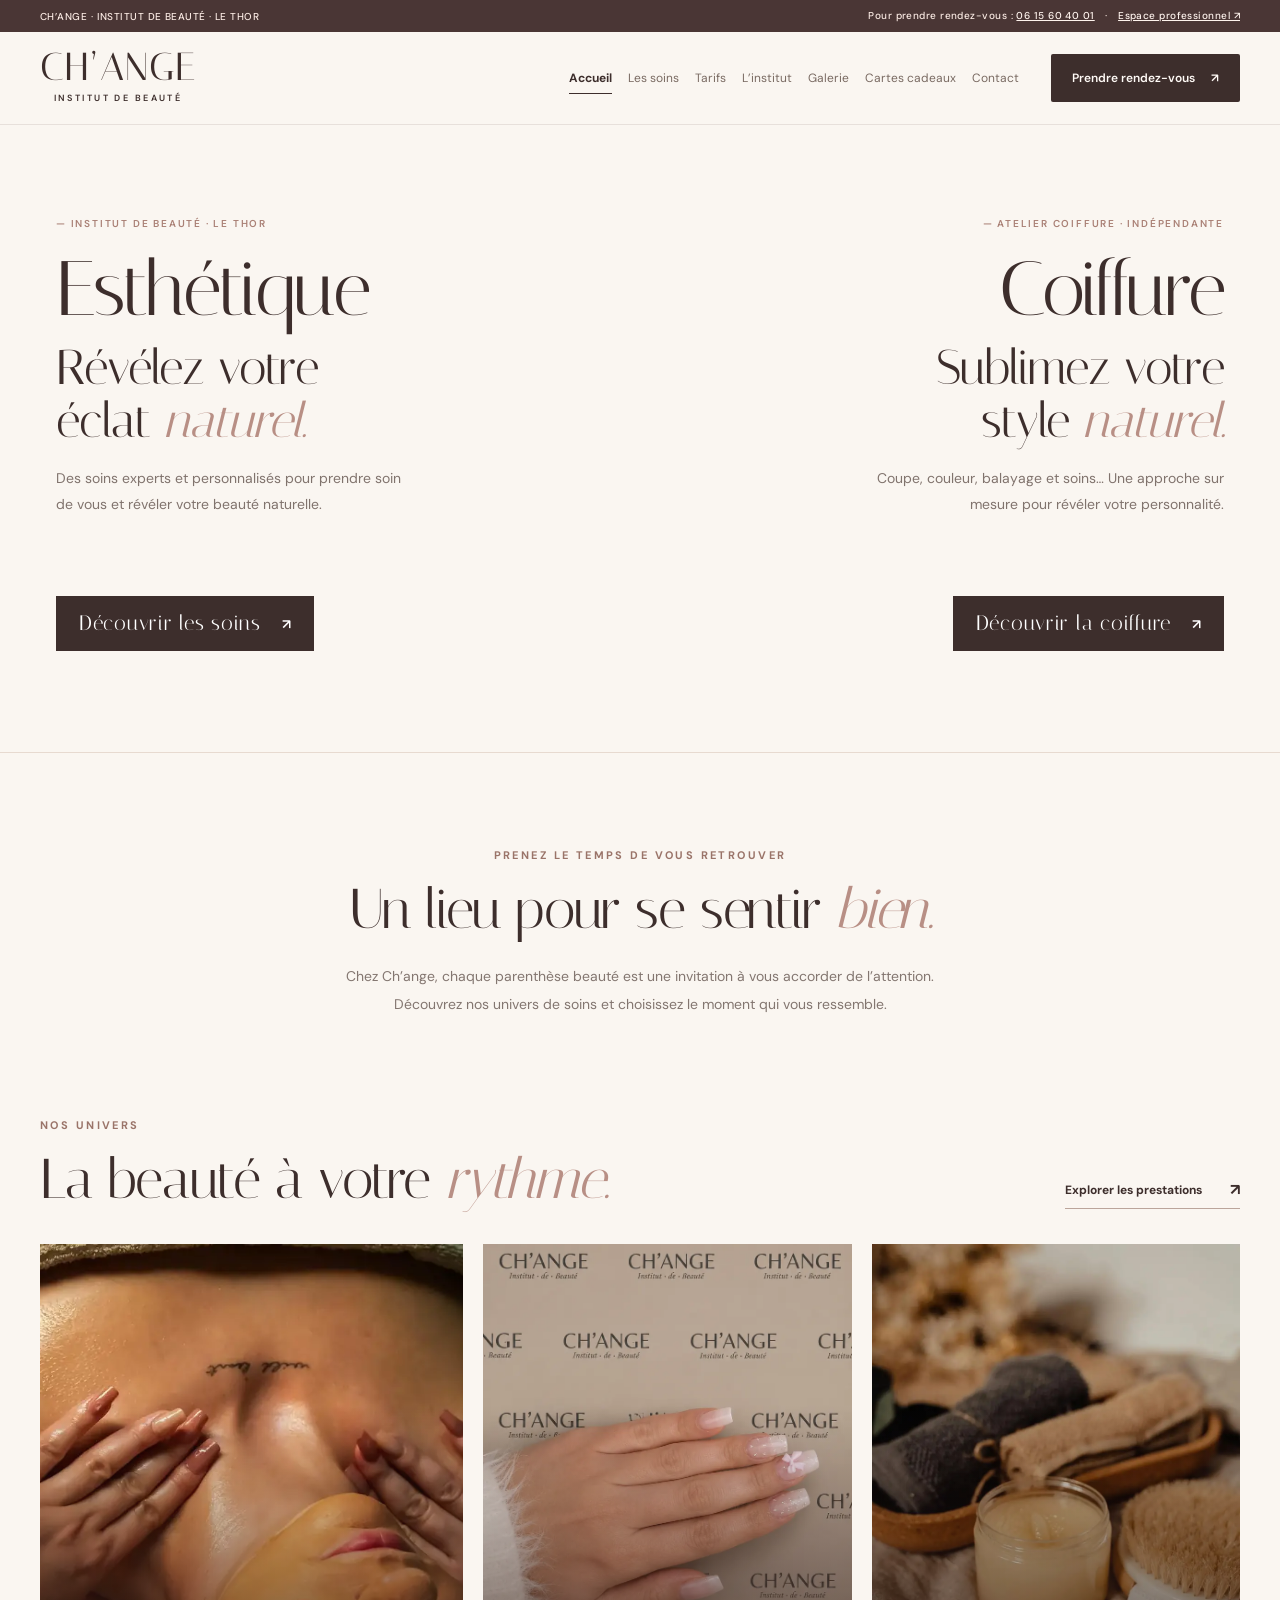
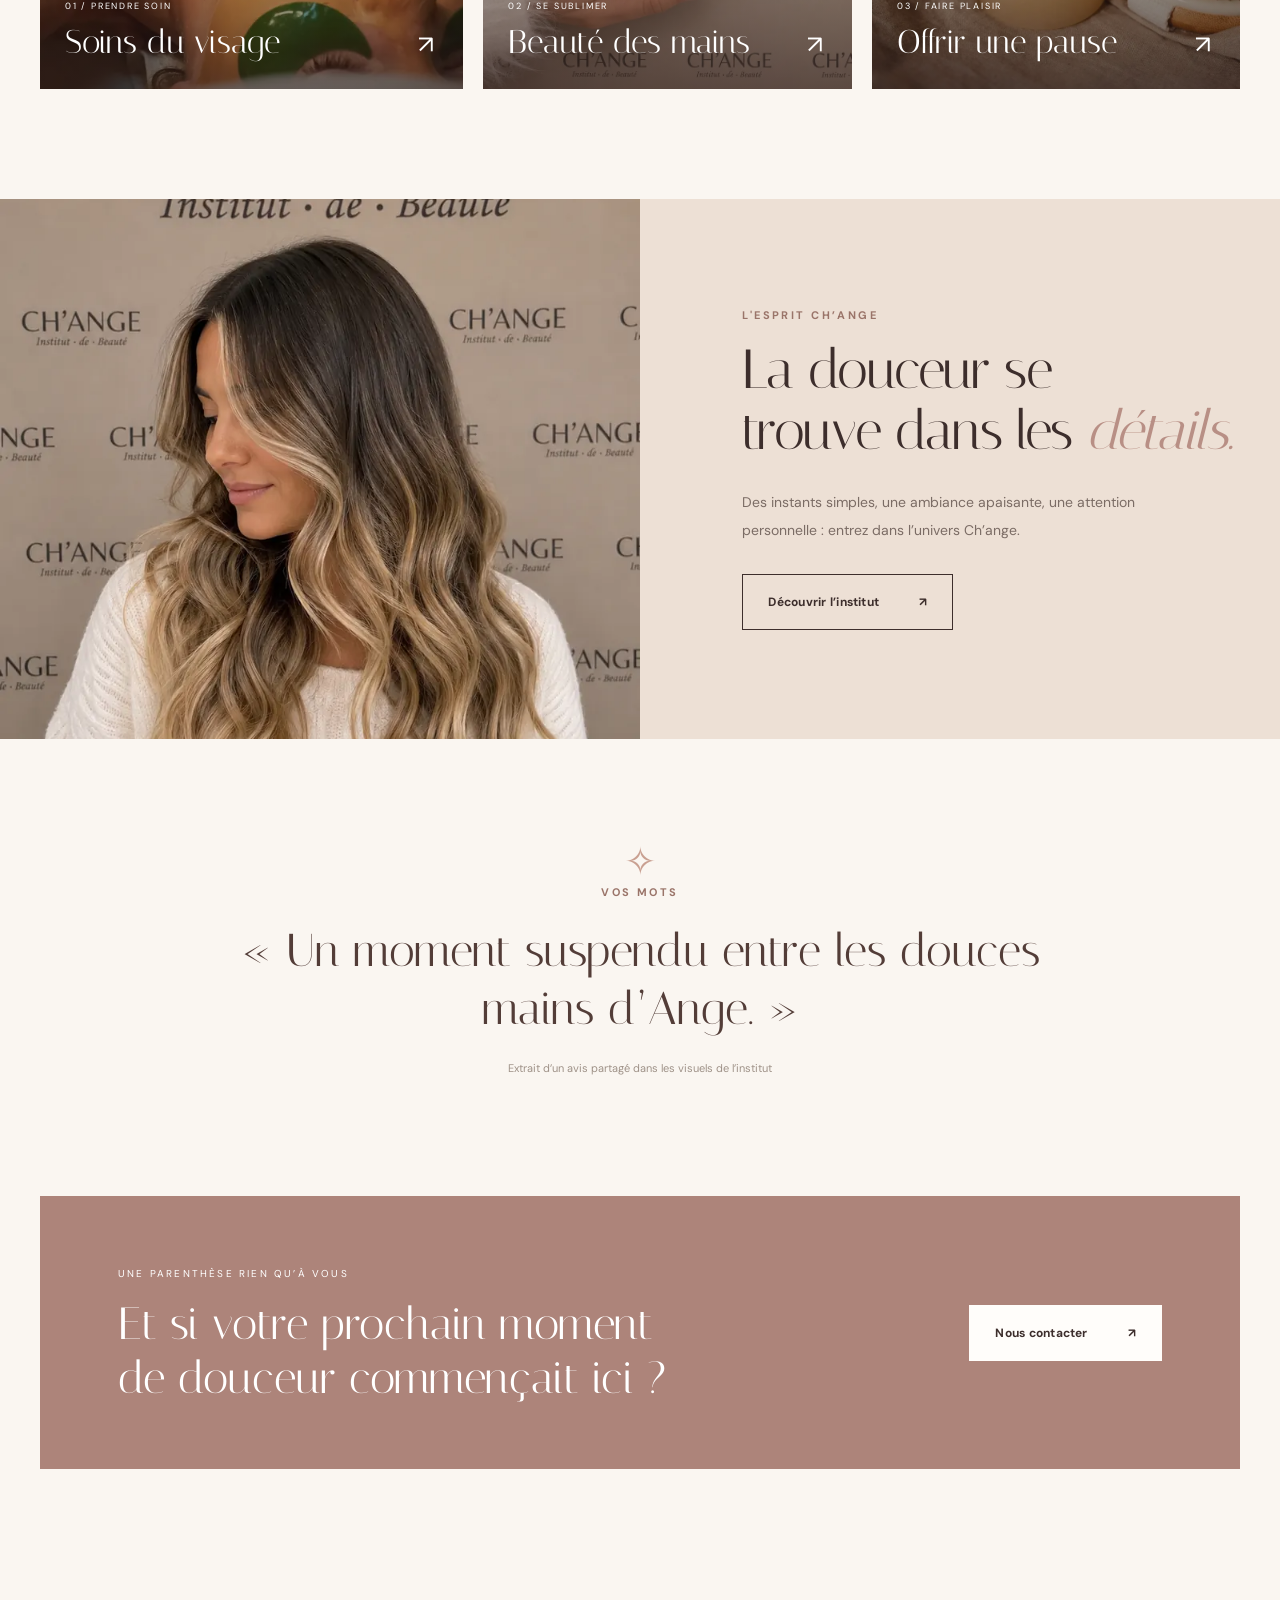
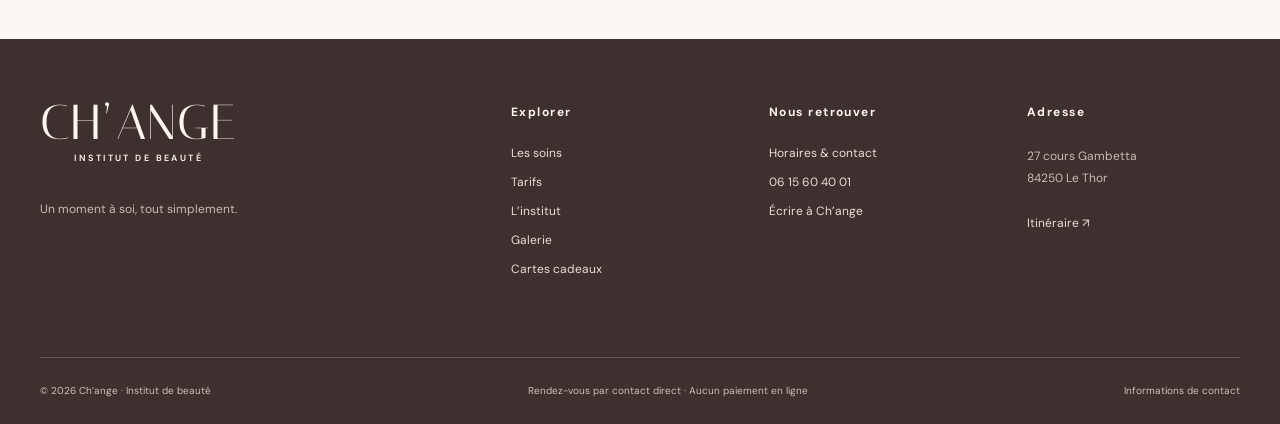
<file: index.html>
<!doctype html>
<html lang="fr">
<head>
<meta charset="utf-8">
<meta name="viewport" content="width=device-width, initial-scale=1">
<meta name="robots" content="index,follow">
<meta name="description" content="Découvrez Ch’ange, institut de beauté au Thor : soins visage, rituels du corps et moments de détente. Informations et contact.">
<meta name="theme-color" content="#f8f3ee">
<title>Ch’ange — Institut de beauté au Thor</title>
<link rel="icon" href="./favicon.svg" type="image/svg+xml">
<link rel="preconnect" href="https://fonts.googleapis.com">
<link rel="preconnect" href="https://fonts.gstatic.com" crossorigin>
<link href="https://fonts.googleapis.com/css2?family=DM+Sans:wght@400;500;600;700&family=Italiana&display=swap" rel="stylesheet">
<style>:root{--bg:#faf6f1;--cream:#f2e7dd;--rose:#d5b0a6;--ink:#3d2e2c;--muted:#877872;--stroke:#e7dad0;--white:#fffdfa;--display:'Italiana',Georgia,serif;--sans:'DM Sans',Arial,sans-serif}*{box-sizing:border-box}html{scroll-behavior:smooth}body{margin:0;background:var(--bg);color:var(--ink);font-family:var(--sans);-webkit-font-smoothing:antialiased}body.no-scroll{overflow:hidden}a{color:inherit;text-decoration:none}button{font:inherit;cursor:pointer}button:focus-visible,a:focus-visible,summary:focus-visible{outline:3px solid #b77e73;outline-offset:3px}img{display:block;width:100%;height:100%;object-fit:cover}h1,h2,h3,p{margin-top:0}.page[hidden],.lightbox[hidden],.mobile-menu[hidden],[hidden]{display:none!important}.skip{position:absolute;left:-10000px;top:auto;width:1px;height:1px;overflow:hidden}.skip:focus{left:12px;top:12px;background:white;padding:14px;width:auto;height:auto;z-index:200}.container{width:min(1320px,calc(100% - 112px));margin:auto}.preview-bar{min-height:32px;background:#4a3635;color:#fcece5;font:500 10px var(--sans);letter-spacing:.045em;display:flex;align-items:center;justify-content:space-between;padding:6px max(56px,calc((100vw - 1320px)/2));gap:12px}.preview-dot{display:inline-block;width:6px;height:6px;border-radius:50%;background:#e0b9a1;margin-right:8px}.site-header{position:sticky;top:0;z-index:30;height:93px;display:flex;align-items:center;justify-content:space-between;gap:32px;padding:0 max(56px,calc((100vw - 1320px)/2));background:rgba(250,246,241,.96);backdrop-filter:blur(14px);border-bottom:1px solid rgba(93,69,62,.12)}.wordmark,.change-wordmark{font:47px/.78 var(--display);letter-spacing:.025em;white-space:nowrap;text-transform:uppercase;font-synthesis:none}.wordmark small{display:block;text-align:center;font:600 9px/1.2 var(--sans);letter-spacing:.27em;margin-top:11px}.desktop-menu{display:flex;align-items:center;gap:26px;margin-left:auto}.desktop-menu>a{font-size:12px;white-space:nowrap;padding:12px 0;color:#796a62;position:relative}.desktop-menu>a.active{color:var(--ink);font-weight:700}.desktop-menu>a.active:after,.desktop-menu>a:hover:after{content:'';position:absolute;bottom:4px;left:0;right:0;height:1px;background:var(--ink)}.header-actions{display:flex;align-items:center}.nav-reserve{background:var(--ink);color:#fffaf6;font-size:12px;font-weight:600;white-space:nowrap;padding:16px 21px;border-radius:2px;transition:background .2s}.nav-reserve span{margin-left:13px}.nav-reserve:hover,.btn-dark:hover{background:#75554f}.mobile-toggle{display:none;border:0;background:none;color:var(--ink);font-size:27px}.mobile-menu{background:var(--bg);padding:15px 24px;display:grid;border-bottom:1px solid var(--stroke)}.mobile-menu a{padding:12px;border-bottom:1px solid var(--stroke)}.overline,.section-kicker{font-size:11px;font-weight:700;letter-spacing:.22em;color:#9a7469}.line{width:32px;display:inline-block;height:1px;background:var(--rose);vertical-align:middle;margin-right:12px}.btn{display:inline-flex;align-items:center;justify-content:space-between;gap:40px;padding:19px 25px;border:1px solid transparent;font-size:12px;font-weight:700;letter-spacing:.02em;transition:background .2s,transform .2s}.btn:hover{transform:translateY(-2px)}.btn-dark{background:var(--ink);color:white}.btn-light{background:var(--white);color:var(--ink)}.btn-outline{border-color:var(--ink);color:var(--ink)}.btn-outline:hover{background:#ead9ca}.under-link{display:inline-flex;gap:21px;align-items:center;font-size:12px;border-bottom:1px solid #b6a399;padding-bottom:7px}.text-arrow{font-size:12px;display:inline-flex;align-items:center;gap:28px;border-bottom:1px solid #bba59b;padding-bottom:8px;font-weight:700}.text-arrow span{font-size:16px}.home-hero{display:grid;grid-template-columns:53% 47%;min-height:646px;padding-top:52px;padding-bottom:58px;align-items:center}.hero-copy{padding:5px 40px 0 38px;position:relative;z-index:2}.hero-copy h1{font:clamp(67px,6.3vw,106px)/.98 var(--display);letter-spacing:-.03em;margin:29px 0 31px;white-space:nowrap}.hero-copy h1 em,.inner-intro h1 i,.intro-bands h2 i,.section-heading h2 i,.feature-content h2 i,.gift-steps h2 i,.contact-grid h2 i,.philosophy h3 i,.faq h2 i,.universe-grid h2 i{font-weight:400;color:#b88f85;font-style:italic}.hero-copy>p{font-size:14px;line-height:2.1;color:#7c706d;max-width:430px}.hero-actions{display:flex;align-items:center;gap:29px;margin-top:38px}.hero-location{display:flex;gap:12px;align-items:center;margin-top:74px;font-size:12px;line-height:1.7;color:#948177}.hero-location strong{font-weight:600;color:var(--ink)}.asterisk{font:43px var(--display);color:#c9a39c}.hero-visual{height:565px;position:relative;display:flex;justify-content:center}.hero-arch{position:absolute;left:5%;right:5%;top:0;bottom:25px;border-radius:270px 270px 4px 4px;overflow:hidden;background:#d3b2a1}.hero-arch img{object-position:center 52%}.round-seal{position:absolute;left:-34px;top:39%;height:130px;width:130px;border-radius:50%;background:#ecded4;border:1px solid #d7c0b3;box-shadow:0 0 0 6px #ecded4;display:flex;flex-direction:column;align-items:center;justify-content:center;font-size:11px;font-weight:600;line-height:1.7;letter-spacing:.16em;text-align:center;transform:rotate(-12deg)}.round-seal b{font:23px var(--display)}.hero-photo-note{position:absolute;bottom:0;right:-12px;transform:rotate(-90deg) translateX(100%);transform-origin:right bottom;font-size:9px;letter-spacing:.26em;white-space:nowrap;color:#947a70}.hero-photo-note span{margin:0 8px}.hairline{border-top:1px solid var(--stroke)}.intro-bands{text-align:center;padding:95px 150px 100px}.intro-bands h2,.section-heading h2,.feature-content h2,.contact-grid h2,.universe-grid h2,.faq h2{font:clamp(42px,4.4vw,72px)/1.06 var(--display);letter-spacing:-.025em;margin:18px 0 22px}.intro-bands>p:last-child{max-width:630px;margin:auto;color:#837670;line-height:2;font-size:14px}.home-categories{padding:0 0 110px}.section-heading{display:flex;align-items:flex-end;justify-content:space-between;margin-bottom:35px}.section-heading h2{margin-bottom:0}.category-grid{display:grid;grid-template-columns:1.15fr 1fr 1fr;gap:20px;height:445px}.category-card{position:relative;overflow:hidden;background:#e1c5b9}.category-card img,.gallery-item img{transition:transform .7s}.category-card:hover img,.gallery-item:hover img{transform:scale(1.055)}.category-card:after{content:'';position:absolute;inset:36% 0 0;background:linear-gradient(transparent,rgba(45,28,25,.65))}.category-overlay{position:absolute;z-index:1;bottom:28px;left:25px;right:25px;color:white;display:grid;grid-template-columns:1fr 20px;align-items:end;gap:10px}.category-overlay small{grid-column:1/-1;font-size:9px;letter-spacing:.2em}.category-overlay strong{font:33px var(--display);white-space:nowrap}.category-overlay b{font-weight:400;font-size:25px}.split-feature{display:grid;grid-template-columns:1fr 1fr;min-height:520px;background:#ede0d5}.feature-photo{height:540px}.feature-photo img{object-position:center 48%}.feature-content{align-self:center;padding:80px max(75px,calc((100vw - 1320px)/2));padding-left:clamp(50px,8vw,130px)}.feature-content h2{font-size:clamp(42px,4.3vw,70px);line-height:1.1;margin:18px 0 27px}.feature-content p{font-size:14px;line-height:2;color:#7b6c65;max-width:430px;margin-bottom:30px}.testimonial-block{text-align:center;padding:100px 0 110px}.testimonial-block .ornament{font:39px var(--display);color:#c9a091}.testimonial-block blockquote{font:clamp(37px,3.6vw,61px)/1.26 var(--display);max-width:880px;margin:23px auto;color:#533d38}.testimonial-block>p{font-size:11px;color:#9e9187}.action-panel{background:#ad847a;color:white;display:flex;align-items:center;justify-content:space-between;padding:65px 78px;margin-bottom:105px}.action-panel small{font-size:10px;letter-spacing:.22em}.action-panel h2{font:45px/1.18 var(--display);margin:15px 0 0}.inner-intro{padding:100px 0 75px;text-align:center}.inner-intro h1{font:clamp(55px,6vw,90px)/1.08 var(--display);letter-spacing:-.03em;margin:19px 0 24px}.inner-intro p{max-width:650px;margin:auto;font-size:14px;line-height:2.0;color:#80746e}.care-layout{padding:5px 0 90px}.care-filters{display:flex;align-items:center;justify-content:center;gap:10px;margin-bottom:38px}.chip{border:1px solid #dfd1c8;background:transparent;padding:13px 19px;font-size:12px;color:#856f69}.chip:hover,.chip.active{background:var(--ink);color:#fff;border-color:var(--ink)}.care-cards{display:grid;grid-template-columns:repeat(2,minmax(0,1fr));gap:20px}.care-item{min-height:275px;background:#fffcf9;border:1px solid var(--stroke);display:grid;grid-template-columns:42% 58%}.care-item>img{height:100%;object-position:center}.care-item>div{padding:32px 30px;display:flex;align-items:flex-start;flex-direction:column}.care-item small{color:#ae8479;letter-spacing:.12em;font-size:9px;font-weight:700}.care-item h2{font:36px var(--display);margin:19px 0 10px}.care-item p{color:#7b726e;font-size:12px;line-height:1.8;margin-bottom:19px}.care-item a{margin-top:auto}.notice{display:flex;align-items:center;gap:24px;background:#e9dad0;padding:26px 36px;margin-bottom:90px}.notice>span{font-size:30px}.notice p{font-size:12px;line-height:1.7;margin:0;flex:1}.notice a{font-size:12px;text-decoration:underline;white-space:nowrap}.universe-grid{display:grid;grid-template-columns:49% 51%;gap:0;background:#e9dcd1}.universe-grid img{height:565px}.universe-grid>div{align-self:center;padding:60px 12%}.universe-grid p{font-size:14px;line-height:2;color:#7f6e66;margin-bottom:20px}.universe-grid .btn{margin-top:15px}.philosophy{display:grid;grid-template-columns:repeat(3,1fr);gap:75px;padding:90px 0 130px}.philosophy>div{border-top:1px solid #daccc1;padding-top:20px}.philosophy span{font-size:12px;color:#b98f84}.philosophy h3{font:40px var(--display);margin:26px 0 12px}.philosophy p{font-size:13px;line-height:1.8;color:#857670}.gallery-grid{display:grid;grid-template-columns:1.1fr 1fr 1fr;grid-auto-rows:315px;gap:18px;padding-bottom:120px}.gallery-item{border:0;padding:0;overflow:hidden;position:relative;background:#dfc9ba;text-align:left}.gallery-item.tall{grid-row:span 2}.gallery-item:after{content:'';position:absolute;inset:55% 0 0;background:linear-gradient(transparent,#30201c99)}.gallery-item span{position:absolute;z-index:1;bottom:22px;left:22px;right:22px;color:white;font-size:12px;display:flex;justify-content:space-between}.gallery-item span b{font-size:20px;font-weight:400}.gift-hero{display:grid;grid-template-columns:1fr 1fr;gap:7%;align-items:center;padding:95px 0 80px}.gift-hero>div{padding:0 0 0 40px}.gift-hero h1{font:clamp(60px,5.6vw,85px)/1.08 var(--display);margin:24px 0}.gift-hero h1 i{color:#b78c7e;font-weight:400}.gift-hero p{font-size:14px;line-height:1.9;color:#80736b;max-width:480px;margin-bottom:30px}.gift-hero img{height:520px;border-radius:260px 260px 0 0}.micro{font-size:10px!important;color:#998b82!important;line-height:1.75}.gift-hero .micro{margin-top:18px}.gift-steps{border-top:1px solid var(--stroke);display:grid;grid-template-columns:repeat(3,1fr);gap:50px;padding:65px 0 125px}.gift-steps b{color:#bb8d7e;font-size:12px}.gift-steps h2{font:33px var(--display);margin:18px 0}.gift-steps p{font-size:12px;line-height:1.8;color:#817269}.contact-grid{display:grid;grid-template-columns:1fr 1fr;gap:24px;padding-bottom:110px}.contact-card,.hours-card{background:var(--white);padding:54px 65px;border:1px solid var(--stroke)}.contact-card h2,.hours-card h2{font-size:54px;margin:17px 0 36px}.contact-field{padding:20px 0;border-top:1px solid var(--stroke)}.contact-field>span{color:#aa847b;letter-spacing:.18em;font-size:10px}.contact-field p{font-size:15px;line-height:1.8;margin:15px 0 10px}.contact-field a:not(.contact-big){font-size:12px;text-decoration:underline}.contact-big{display:block;margin:15px 0 3px;font:26px var(--display)}.contact-big.mail{font:15px var(--sans);overflow-wrap:anywhere}.contact-card .btn{margin-top:27px}.hours-list{border-top:1px solid var(--stroke)}.hours-list>div{display:flex;justify-content:space-between;border-bottom:1px solid var(--stroke);padding:16px 0;font-size:13px}.hours-list strong{font-weight:600}.hours-card .micro{padding-top:14px}.faq{display:grid;grid-template-columns:37% 63%;gap:40px;padding-bottom:115px}.faqs{padding-right:30px}.faqs details{border-bottom:1px solid var(--stroke)}.faqs summary{padding:24px 0;cursor:pointer;font-size:15px;display:flex;justify-content:space-between;list-style:none}.faqs summary::-webkit-details-marker{display:none}.faqs summary span{font-size:20px;color:#b58b81}.faqs p{font-size:13px;line-height:1.9;color:#7a6c66;padding-bottom:18px}.faqs p a{text-decoration:underline}.footer{background:#3d302e;color:#eaded4}.footer-top{display:grid;grid-template-columns:2fr repeat(3,1fr);gap:45px;padding:65px 0 80px}.footer-brand .wordmark{font-size:49px;display:inline-block;color:#fff7ed}.footer-brand .wordmark small{font-size:9px}.footer-brand p{font-size:13px;color:#c2b0a5;margin-top:32px}.footer-top>div:not(:first-child){display:flex;flex-direction:column;align-items:flex-start;gap:13px;font-size:12px}.footer-top strong{font-size:12px;letter-spacing:.12em;color:#fff6ef;margin-bottom:12px}.footer-top a:not(.wordmark):hover{text-decoration:underline}.footer-top p{font-size:12px;line-height:1.9;color:#ccbab0}.footer-bottom{border-top:1px solid #665651;min-height:67px;display:flex;align-items:center;justify-content:space-between;gap:20px;font-size:10px;color:#d3beb2}.lightbox{position:fixed;inset:0;background:#211916ef;z-index:200;display:grid;place-items:center;padding:60px}.lightbox img{width:auto;height:auto;max-height:85vh;max-width:85vw;object-fit:contain;box-shadow:0 12px 50px #0007}.lightbox-close{position:absolute;right:35px;top:18px;background:none;border:0;color:white;font-size:45px}@media(max-width:1300px){.container{width:calc(100% - 80px)}.site-header{padding:0 40px}.desktop-menu{gap:16px}.wordmark{font-size:39px}.hero-copy{padding-left:0}.hero-copy h1{font-size:clamp(60px,6.2vw,88px)}.hero-visual{height:525px}.preview-bar{padding:6px 40px}.feature-content{padding-right:45px}}@media(max-width:1040px){.site-header{height:80px}.desktop-menu{display:none}.mobile-toggle{display:block;margin-left:15px}.hero-copy h1{font-size:clamp(57px,6.9vw,75px)}.home-hero{grid-template-columns:50% 50%;min-height:590px}.hero-visual{height:490px}.hero-actions{flex-wrap:wrap;gap:19px}.hero-location{margin-top:42px}.care-item{grid-template-columns:1fr}.care-item>img{height:230px}.feature-content{padding:40px}.intro-bands{padding:80px 40px}.category-overlay strong{font-size:25px}.gallery-grid{grid-auto-rows:250px}.contact-card,.hours-card{padding:35px}}@media(max-width:680px){.container{width:calc(100% - 36px)}.preview-bar{padding:9px 18px;font-size:9px}.preview-bar>span:last-child{display:none}.site-header{height:75px;padding:0 18px}.wordmark{font-size:37px}.wordmark small{font-size:8px}.nav-reserve{padding:12px 11px;font-size:10px}.nav-reserve span{display:none}.home-hero{grid-template-columns:1fr;padding:50px 0 35px;gap:32px}.hero-copy{padding:0}.hero-copy h1{font-size:clamp(56px,14vw,79px);margin:24px 0;white-space:normal}.hero-copy>p{font-size:13px}.hero-actions{margin-top:25px}.hero-location{display:none}.hero-visual{height:450px;margin:0 13px}.hero-arch{left:5%;right:5%;bottom:0}.round-seal{height:105px;width:105px;left:-8px;font-size:9px}.hero-photo-note{display:none}.intro-bands{padding:75px 0}.intro-bands h2,.section-heading h2{font-size:49px}.section-heading{align-items:flex-start;gap:15px;flex-direction:column}.home-categories{padding-bottom:65px}.category-grid{grid-template-columns:1fr 1fr;height:auto;gap:12px}.category-card{height:270px}.category-tall{grid-column:1/-1;height:400px}.category-overlay{left:13px;right:13px;bottom:16px}.category-overlay strong{font-size:23px}.category-overlay small{font-size:7px}.split-feature{grid-template-columns:1fr}.feature-photo{height:420px}.feature-content{padding:50px 22px 60px}.feature-content h2{font-size:52px}.testimonial-block{padding:78px 0}.testimonial-block blockquote{font-size:42px}.action-panel{padding:40px 25px;display:block;margin-bottom:65px}.action-panel h2{font-size:36px;margin-bottom:26px}.inner-intro{padding:75px 0 45px}.inner-intro h1{font-size:58px}.care-filters{flex-wrap:wrap;justify-content:flex-start}.chip{font-size:11px;padding:11px}.care-cards{grid-template-columns:1fr}.care-item{grid-template-columns:42% 58%;min-height:220px}.care-item>img{height:100%}.care-item>div{padding:22px 16px}.care-item h2{font-size:28px}.care-item p{font-size:11px}.notice{flex-wrap:wrap;padding:22px;gap:12px}.notice a{margin-left:43px}.universe-grid{grid-template-columns:1fr}.universe-grid img{height:440px}.universe-grid>div{padding:50px 24px}.philosophy{grid-template-columns:1fr;gap:35px;padding:65px 0 90px}.gallery-grid{grid-template-columns:1fr 1fr;grid-auto-rows:220px;gap:10px;padding-bottom:80px}.gallery-item.tall{grid-row:span 2}.gift-hero{grid-template-columns:1fr;padding:65px 0 40px}.gift-hero>div{padding:0}.gift-hero h1{font-size:62px}.gift-hero img{height:370px;margin-top:25px}.gift-steps{grid-template-columns:1fr;gap:25px;padding-bottom:85px}.gift-steps>div{border-bottom:1px solid var(--stroke);padding-bottom:20px}.contact-grid{grid-template-columns:1fr;padding-bottom:75px}.contact-card,.hours-card{padding:32px 22px}.contact-card h2,.hours-card h2{font-size:50px}.faq{grid-template-columns:1fr;gap:10px;padding-bottom:75px}.faqs{padding-right:0}.footer-top{grid-template-columns:1fr 1fr;gap:30px;padding:55px 0}.footer-top>div:first-child{grid-column:1/-1}.footer-bottom{align-items:flex-start;padding:20px 0;flex-wrap:wrap}.lightbox{padding:20px}.lightbox img{max-width:95vw;max-height:80vh}.lightbox-close{right:14px;top:6px}}
.care-item-dynamic{padding:35px;background:#fffaf6;border:1px solid #ebddd3;min-height:220px;display:flex;flex-direction:column;justify-content:center;gap:12px}.care-item-dynamic h3{font:29px Italiana,Georgia,serif;margin:0}.care-item-dynamic p{line-height:1.6;color:#796d67}.care-item-dynamic small{font-weight:700;color:#a47769}.cms-modules{display:grid;gap:20px;margin-bottom:65px}.cms-module{padding:32px;border-radius:18px;background:#fff9f3;display:grid;gap:14px}.cms-module h2{font:38px Italiana,Georgia,serif;margin:0}.cms-module p{max-width:830px;line-height:1.8;color:#655852;white-space:pre-line}.cms-module img{width:100%;max-height:460px;object-fit:cover;border-radius:14px}.cms-module a{width:max-content;border-bottom:1px solid currentColor}.cms-module--banner{background:#e8d4ca}.cms-module--photo{grid-template-columns:1fr 1fr;align-items:center}.cms-module--photo img{grid-column:1;grid-row:1/3}.cms-module--photo h2,.cms-module--photo p{grid-column:2}@media(max-width:750px){.cms-module--photo{display:block}.cms-module--photo img{margin-bottom:20px}}

/* Mobile: déroulant attaché à l'en-tête sticky, jamais inséré en haut du document. */
@media (max-width: 1040px) {
 .site-header{isolation:isolate}
 .site-header > .mobile-menu{
  position:absolute;
  z-index:35;
  top:100%;
  left:0;
  right:0;
  display:grid;
  gap:0;
  padding:12px max(18px,env(safe-area-inset-right)) 20px max(18px,env(safe-area-inset-left));
  margin:0;
  background:#faf6f1;
  border-top:1px solid #e7dad0;
  border-bottom:1px solid #d8c5ba;
  box-shadow:0 18px 26px rgba(61,46,44,.14);
  max-height:calc(100vh - 80px);
  max-height:calc(100dvh - 80px);
  overflow-y:auto;
  overscroll-behavior:contain;
  -webkit-overflow-scrolling:touch;
 }
 .site-header > .mobile-menu a{
  display:block;
  padding:15px 12px;
  color:var(--ink);
  font-size:14px;
  font-weight:500;
 }
 .site-header > .mobile-menu a:last-child{border-bottom:0}
 .site-header > .mobile-menu a[aria-current="page"]{
  color:#a47769;
  font-weight:700;
 }
}
@media (max-width: 680px){
 .site-header > .mobile-menu{
  max-height:calc(100vh - 75px);
  max-height:calc(100dvh - 75px);
 }
}
@media (min-width: 1041px){
 .site-header > .mobile-menu{display:none!important}
}

</style>
<link rel="stylesheet" href="./tarifs.css"><link rel="stylesheet" href="./soins-details.css">
<link rel="stylesheet" href="./home-dual.css?v=8">
</head>
<body>
<a class="skip" href="#main">Aller au contenu</a>
<div class="preview-bar"><span>CH’ANGE · INSTITUT DE BEAUTÉ · LE THOR</span><span>Pour prendre rendez-vous : <a href="tel:+33615604001" style="color:#fff4ee;text-decoration:underline">06 15 60 40 01</a>　·　<a href="https://pro.institut-change.fr/" style="color:#fff4ee;text-decoration:underline">Espace professionnel ↗</a></span></div>
<header class="site-header">
  <a class="wordmark change-wordmark" href="#accueil" aria-label="Ch’ange, retour à l'accueil">CH’ANGE <small>INSTITUT DE BEAUTÉ</small></a>
  <nav class="desktop-menu" aria-label="Navigation principale">
    <a href="#accueil" data-nav="accueil">Accueil</a>
    <a href="#soins" data-nav="soins">Les soins</a>
    <a href="#tarifs" data-nav="tarifs">Tarifs</a>
    <a href="#univers" data-nav="univers">L’institut</a>
    <a href="#galerie" data-nav="galerie">Galerie</a>
    <a href="#cadeaux" data-nav="cadeaux">Cartes cadeaux</a>
    <a href="#contact" data-nav="contact">Contact</a>
  </nav>
  <div class="header-actions"><a class="nav-reserve" href="mailto:change.institut@outlook.com?subject=Demande%20de%20rendez-vous%20-%20Ch%27ange">Prendre rendez-vous <span aria-hidden="true">↗</span></a><button class="mobile-toggle" id="mobile-toggle" type="button" aria-expanded="false" aria-controls="mobile-menu" aria-label="Ouvrir le menu">☰</button></div>
  <nav id="mobile-menu" class="mobile-menu" aria-label="Navigation mobile" hidden>
    <a href="#accueil">Accueil</a><a href="#soins">Les soins</a><a href="#tarifs">Tarifs</a><a href="#univers">L’institut</a><a href="#galerie">Galerie</a><a href="#cadeaux">Cartes cadeaux</a><a href="#contact">Contact</a>
  </nav>
</header>
<main id="main" tabindex="-1">
  <section class="page" data-cms-page="accueil" id="page-accueil" data-page="accueil">
    <section class="dual-home" aria-label="Les deux univers de Ch’ange">
      <div class="dual-home__grid">
        <article class="dual-home__panel dual-home__panel--beauty">
          <div class="dual-home__copy">
            <div class="dual-home__label">— Institut de beauté · Le Thor</div>
            <h1>Esthétique</h1>
            <p class="dual-home__sub">Révélez votre<br>éclat <em>naturel.</em></p>
            <p>Des soins experts et personnalisés pour prendre soin de vous et révéler votre beauté naturelle.</p>
            <a class="btn btn-dark" href="#soins">Découvrir les soins <span aria-hidden="true">↗</span></a>
          </div>
        </article>
        <article class="dual-home__panel dual-home__panel--hair">
          <div class="dual-home__copy">
            <div class="dual-home__label">— Atelier coiffure · Indépendante</div>
            <h2>Coiffure</h2>
            <p class="dual-home__sub">Sublimez votre<br>style <em>naturel.</em></p>
            <p>Coupe, couleur, balayage et soins… Une approche sur mesure pour révéler votre personnalité.</p>
            <a class="btn btn-dark" href="#contact">Découvrir la coiffure <span aria-hidden="true">↗</span></a>
          </div>
        </article>
      </div>
    </section>
    <section class="intro-bands container"><p class="section-kicker">PRENEZ LE TEMPS DE VOUS RETROUVER</p><h2>Un lieu pour se sentir <i>bien.</i></h2><p>Chez Ch’ange, chaque parenthèse beauté est une invitation à vous accorder de l’attention. Découvrez nos univers de soins et choisissez le moment qui vous ressemble.</p></section>
    <section class="home-categories container"><div class="section-heading"><div><div class="overline">NOS UNIVERS</div><h2>La beauté à votre <i>rythme.</i></h2></div><a class="text-arrow" href="#soins">Explorer les prestations <span>↗</span></a></div><div class="category-grid">
      <a href="#soins?categorie=visage" class="category-card category-tall"><img data-photo="soin-visage" loading="lazy" alt="Soin du visage et moment de détente"><span class="category-overlay"><small>01 / PRENDRE SOIN</small><strong>Soins du visage</strong><b>↗</b></span></a>
      <a href="#contact" class="category-card"><img data-photo="ongles" loading="lazy" alt="Manucure rose pâle et décor floral devant le fond CH’ANGE"><span class="category-overlay"><small>02 / SE SUBLIMER</small><strong>Beauté des mains</strong><b>↗</b></span></a>
      <a href="#cadeaux" class="category-card"><img data-photo="ambiance-spa" loading="lazy" alt="Serviettes et produits disposés pour un rituel de détente"><span class="category-overlay"><small>03 / FAIRE PLAISIR</small><strong>Offrir une pause</strong><b>↗</b></span></a>
    </div></section>
    <section class="split-feature"><div class="feature-photo"><img data-photo="portrait" loading="lazy" alt="Portrait aux cheveux ondulés devant le fond aux couleurs de Ch’ange"></div><div class="feature-content"><div class="overline">L'ESPRIT CH’ANGE</div><h2>La douceur se<br>trouve dans les <i>détails.</i></h2><p>Des instants simples, une ambiance apaisante, une attention personnelle : entrez dans l’univers Ch’ange.</p><a class="btn btn-outline" href="#univers">Découvrir l’institut <span>↗</span></a></div></section>
    <section class="testimonial-block container"><span class="ornament">✧</span><div class="overline">VOS MOTS</div><blockquote>« Un moment suspendu entre les douces mains d’Ange. »</blockquote><p>Extrait d’un avis partagé dans les visuels de l’institut</p></section>
    <section class="action-panel container"><div><small>UNE PARENTHÈSE RIEN QU’À VOUS</small><h2>Et si votre prochain moment<br>de douceur commençait ici ?</h2></div><a class="btn btn-light" href="#contact">Nous contacter <span>↗</span></a></section>
  <div id="cms-modules-accueil" class="container cms-modules" aria-live="polite"></div>
</section>

  <section class="page" data-cms-page="tarifs" id="page-tarifs" data-page="tarifs" hidden>
<div class="container price-heading"><span class="overline">CH’ANGE · INSTITUT DE BEAUTÉ</span><h1 data-cms-heading>La carte de <i>nos tarifs.</i></h1><p>Soins du visage, du corps, beauté du regard et rituels : retrouvez les prestations et les cures de l’institut, classées par catégorie.</p><span id="price-total" class="section-kicker" aria-live="polite"></span></div>
<div class="container price-shell"><nav id="price-filter" class="price-filter" aria-label="Catégories des tarifs"></nav><p id="price-status" role="status" aria-live="polite">Chargement des tarifs…</p><div id="price-catalog"></div>
<div class="price-contact"><div><span class="overline">UNE PARENTHÈSE POUR VOUS</span><h2>Envie de réserver <i>un soin ?</i></h2><p>Contactez directement l’institut pour choisir votre prestation.</p></div><a class="btn btn-dark" href="mailto:change.institut@outlook.com?subject=Renseignement%20tarifs%20Ch%27ange">Nous contacter <span>↗</span></a></div></div>
<div id="cms-modules-tarifs" class="container cms-modules"></div></section>
<section class="page" data-cms-page="soins" id="page-soins" data-page="soins" hidden>
    <div class="inner-intro container"><div class="overline">LA CARTE DES SOINS</div><h1 data-cms-heading>À chaque envie, <i>son rituel.</i></h1><p>Visage, corps, massage ou parenthèse à offrir : découvrez les univers présentés par Ch’ange. La carte des tarifs est disponible dans la rubrique dédiée ; contactez l’institut pour connaître les disponibilités.</p></div>
    <div class="care-layout container"><div class="care-filters" role="group" aria-label="Filtrer les soins"><button type="button" class="chip active" data-filter="tout" aria-pressed="true">Tous les univers</button><button type="button" class="chip" data-filter="visage">Visage</button><button type="button" class="chip" data-filter="corps">Corps & massages</button><button type="button" class="chip" data-filter="specifique">Soins spécifiques</button></div><div id="care-cards" class="care-cards">
      <article class="care-item" data-category="visage"><img data-photo="soin-visage" loading="lazy" alt="Soin du visage"><div><small>VISAGE · SOIN & DOUCEUR</small><h2>Soin du visage</h2><p>Un moment dédié au confort de votre peau et à la détente.</p><button type="button" class="text-arrow care-more" data-care-detail="visage" aria-haspopup="dialog">Se renseigner <span>↗</span></button></div></article>
      <article class="care-item" data-category="corps"><img data-photo="ambiance-spa" loading="lazy" alt="Ambiance de massage"><div><small>CORPS · RELAXATION</small><h2>Massage & modelage</h2><p>Une pause enveloppante, pensée pour ralentir et relâcher les tensions du quotidien.</p><button type="button" class="text-arrow care-more" data-care-detail="massage" aria-haspopup="dialog">Se renseigner <span>↗</span></button></div></article>
      <article class="care-item" data-category="corps"><img data-photo="rituel-spa" loading="lazy" alt="Rituel floral et soin du corps"><div><small>CORPS · BIEN-ÊTRE</small><h2>Rituels du corps</h2><p>Une expérience de douceur autour du soin et de la détente.</p><button type="button" class="text-arrow care-more" data-care-detail="corps" aria-haspopup="dialog">Se renseigner <span>↗</span></button></div></article>
      <article class="care-item" data-category="specifique"><img data-photo="soin-specifique" loading="lazy" alt="Présentation d'un soin spécifique de l'institut"><div><small>SOINS SPÉCIFIQUES · SUR DEMANDE</small><h2>Lifting colombien</h2><p>Une prestation présentée dans les communications de l’institut. Modalités, précautions et prix à vérifier directement auprès de l’équipe.</p><button type="button" class="text-arrow care-more" data-care-detail="lifting" aria-haspopup="dialog">Se renseigner <span>↗</span></button></div></article>
    </div></div>
    <section class="notice container"><span>✳</span><p><strong>Besoin d’un conseil ?</strong> Pour choisir une prestation adaptée à vos attentes ou connaître les tarifs à jour, contactez directement Ch’ange.</p><a href="#contact">Contact & horaires →</a></section>
  <div id="cms-modules-soins" class="container cms-modules" aria-live="polite"></div>
</section>

  <section class="page" data-cms-page="univers" id="page-univers" data-page="univers" hidden><div class="inner-intro container"><div class="overline">NOTRE UNIVERS</div><h1 data-cms-heading>La beauté se vit <i>en douceur.</i></h1><p>Bienvenue chez Ch’ange, votre institut de beauté au Thor. Un lieu dédié aux instants de soin, à la détente et à l’attention portée à chacun.</p></div><div class="universe-grid container"><img data-photo="rituel-spa" alt="Fleurs et soin tout en douceur" loading="lazy"><div><div class="overline">L’ATTENTION DU GESTE</div><h2>Un moment pour <i>vous.</i></h2><p>Prendre soin de soi peut être aussi simple que s’accorder une pause. Ch’ange rassemble plusieurs univers de beauté et de bien-être pour vous accompagner dans ces instants.</p><p>Retrouvez l’institut au <strong>27 cours Gambetta, 84250 Le Thor</strong>. Pour toute information sur les prestations, votre accueil ou la prise de rendez-vous, l’équipe est joignable directement.</p><a href="#contact" class="btn btn-dark">Préparer ma visite <span>↗</span></a></div></div><div class="philosophy container"><div><span>01</span><h3>Écoute</h3><p>Choisir son soin en prenant le temps de poser ses questions.</p></div><div><span>02</span><h3>Douceur</h3><p>Une atmosphère calme, chaleureuse et propice à la détente.</p></div><div><span>03</span><h3>Attention</h3><p>Chaque rendez-vous est avant tout un moment qui vous appartient.</p></div></div><div id="cms-modules-univers" class="container cms-modules" aria-live="polite"></div>
</section>

  <section class="page" data-cms-page="galerie" id="page-galerie" data-page="galerie" hidden><div class="inner-intro container"><div class="overline">INSPIRATIONS & AMBIANCE</div><h1 data-cms-heading>L’univers Ch’ange <i>en images.</i></h1><p>Une sélection de photographies et de visuels de l’institut, entre délicatesse, matières naturelles et moments de soin.</p></div><div class="gallery-grid container" id="gallery-grid">
    <button class="gallery-item tall" type="button" data-photo-full="hero-mains" data-alt="Gestes de beauté et élégance des mains"><img data-photo="hero-mains" alt="Gestes de beauté et élégance des mains" loading="lazy"><span>Gestes & douceur <b>↗</b></span></button>
    <button class="gallery-item" type="button" data-photo-full="soin-visage" data-alt="Soin du visage"><img data-photo="soin-visage" alt="Soin du visage" loading="lazy"><span>Soins du visage <b>↗</b></span></button>
    <button class="gallery-item" type="button" data-photo-full="ambiance-spa" data-alt="Ambiance spa et bien-être"><img data-photo="ambiance-spa" alt="Ambiance spa et bien-être" loading="lazy"><span>Rituels bien-être <b>↗</b></span></button>
    <button class="gallery-item" type="button" data-photo-full="rituel-spa" data-alt="Fleurs et soins du corps"><img data-photo="rituel-spa" alt="Fleurs et soins du corps" loading="lazy"><span>La douceur des détails <b>↗</b></span></button>
    <button class="gallery-item" type="button" data-photo-full="identite-change" data-alt="Identité de l'institut Ch'ange"><img data-photo="identite-change" alt="Identité de l'institut Ch'ange" loading="lazy"><span>Notre signature <b>↗</b></span></button>
  </div><div id="cms-modules-galerie" class="container cms-modules" aria-live="polite"></div>
</section>

  <section class="page" data-cms-page="cadeaux" id="page-cadeaux" data-page="cadeaux" hidden><div class="gift-hero container"><div><div class="overline">POUR FAIRE PLAISIR</div><h1 data-cms-heading>Offrez un moment <i>à soi.</i></h1><p>Une attention précieuse pour une personne qui compte. Renseignez-vous auprès de l’institut pour connaître les possibilités de cartes cadeaux et les modalités en vigueur.</p><a class="btn btn-dark" href="mailto:change.institut@outlook.com?subject=Demande%20de%20carte%20cadeau%20-%20Ch%27ange">Demander une carte cadeau <span>↗</span></a><p class="micro">Aucun achat ni paiement en ligne n’est effectué sur ce site.</p></div><img data-photo="ambiance-spa" alt="Univers bien-être pour une carte cadeau" loading="lazy"></div><section class="gift-steps container"><div><b>01</b><h2>Choisissez l’attention</h2><p>Un soin ou une valeur à convenir avec l’institut.</p></div><div><b>02</b><h2>Contactez Ch’ange</h2><p>L’équipe vous renseigne sur les offres disponibles.</p></div><div><b>03</b><h2>Faites plaisir</h2><p>Offrez une parenthèse de douceur.</p></div></section><div id="cms-modules-cadeaux" class="container cms-modules" aria-live="polite"></div>
</section>

  <section class="page" data-cms-page="contact" id="page-contact" data-page="contact" hidden><div class="inner-intro container"><div class="overline">VENIR NOUS VOIR</div><h1 data-cms-heading>On se retrouve <i>bientôt ?</i></h1><p>Une question sur un soin, un tarif ou une réservation ? Ch’ange vous répond directement par téléphone ou par e-mail.</p></div><div class="contact-grid container"><div class="contact-card"><div class="overline">CONTACTER L'INSTITUT</div><h2>CH’ANGE, <i>Le Thor.</i></h2><div class="contact-field"><span>01 / ADRESSE</span><p>27 cours Gambetta<br>84250 Le Thor</p><a target="_blank" rel="noopener noreferrer" href="https://www.google.com/maps/search/?api=1&query=27%20cours%20Gambetta%2084250%20Le%20Thor">Voir l’itinéraire ↗</a></div><div class="contact-field"><span>02 / TÉLÉPHONE</span><a class="contact-big" href="tel:+33615604001">06 15 60 40 01</a></div><div class="contact-field"><span>03 / E-MAIL</span><a class="contact-big mail" href="mailto:change.institut@outlook.com">change.institut@outlook.com</a></div><a class="btn btn-dark" href="mailto:change.institut@outlook.com?subject=Demande%20de%20rendez-vous%20-%20Ch%27ange">Écrire à l’institut <span>↗</span></a></div><div class="hours-card"><div class="overline">NOS HORAIRES</div><h2>Quand venir <i>nous voir ?</i></h2><div class="hours-list"><div><span>Lundi</span><strong>9h00 — 19h00</strong></div><div><span>Mardi</span><strong>9h00 — 19h00</strong></div><div><span>Mercredi</span><strong>9h00 — 19h00</strong></div><div><span>Jeudi</span><strong>9h00 — 19h00</strong></div><div><span>Vendredi</span><strong>9h00 — 19h00</strong></div><div><span>Samedi</span><strong>9h00 — 19h00</strong></div><div><span>Dimanche</span><strong>Fermé</strong></div></div><p class="micro">Horaires repris du visuel fourni : pensez à confirmer toute modification ou fermeture exceptionnelle auprès de l’institut.</p></div></div><section class="faq container"><div><div class="overline">QUESTIONS FRÉQUENTES</div><h2>Avant votre <i>visite</i></h2></div><div class="faqs"><details><summary>Comment prendre rendez-vous ?<span>+</span></summary><p>Par téléphone au <a href="tel:+33615604001">06 15 60 40 01</a> ou par e-mail à <a href="mailto:change.institut@outlook.com">change.institut@outlook.com</a>. Il n’y a pas encore de réservation en ligne sur ce site.</p></details><details><summary>Où se trouve l’institut ?<span>+</span></summary><p>Au 27 cours Gambetta, 84250 Le Thor. Vous pouvez ouvrir directement <a target="_blank" rel="noopener noreferrer" href="https://www.google.com/maps/search/?api=1&query=27%20cours%20Gambetta%2084250%20Le%20Thor">l’itinéraire</a>.</p></details><details><summary>Où trouver les tarifs à jour ?<span>+</span></summary><p>Les tarifs ne sont pas publiés automatiquement pour éviter de présenter d’anciennes offres comme actuelles. Contactez l’institut pour obtenir la grille du moment.</p></details></div></section><div id="cms-modules-contact" class="container cms-modules" aria-live="polite"></div>
</section>
</main>
<footer class="footer"><div class="footer-top container"><div class="footer-brand"><a href="#accueil" class="wordmark change-wordmark">CH’ANGE <small>INSTITUT DE BEAUTÉ</small></a><p>Un moment à soi, tout simplement.</p></div><div><strong>Explorer</strong><a href="#soins">Les soins</a><a href="#tarifs">Tarifs</a><a href="#univers">L’institut</a><a href="#galerie">Galerie</a><a href="#cadeaux">Cartes cadeaux</a></div><div><strong>Nous retrouver</strong><a href="#contact">Horaires & contact</a><a href="tel:+33615604001">06 15 60 40 01</a><a href="mailto:change.institut@outlook.com">Écrire à Ch’ange</a></div><div><strong>Adresse</strong><p>27 cours Gambetta<br>84250 Le Thor</p><a target="_blank" rel="noopener noreferrer" href="https://www.google.com/maps/search/?api=1&query=27%20cours%20Gambetta%2084250%20Le%20Thor">Itinéraire ↗</a></div></div><div class="footer-bottom container"><span>© <span id="year"></span> Ch’ange · Institut de beauté</span><span>Rendez-vous par contact direct · Aucun paiement en ligne</span><a href="#contact">Informations de contact</a></div></footer>
<dialog id="care-detail-dialog" class="care-detail-dialog" aria-labelledby="care-dialog-title">
<div class="care-dialog-shell">
  <div class="care-dialog-head"><div><span class="overline">CH’ANGE · DÉCOUVRIR UN SOIN</span><h2 id="care-dialog-title"></h2></div><button type="button" id="care-dialog-close" class="care-dialog-close" aria-label="Fermer les informations sur le soin">×</button></div>
  <p id="care-dialog-description" class="care-dialog-intro"></p>
  <div id="care-dialog-status" role="status" aria-live="polite"></div>
  <div id="care-dialog-list"></div>
  <div class="care-dialog-actions"><a id="care-dialog-contact" class="btn btn-dark" href="mailto:change.institut@outlook.com">Demander un rendez-vous <span aria-hidden="true">↗</span></a><button type="button" id="care-dialog-done" class="care-dialog-secondary">Retour aux soins</button></div>
</div></dialog>
<div class="lightbox" id="lightbox" role="dialog" aria-label="Photographie agrandie" aria-modal="true" hidden><button class="lightbox-close" type="button" aria-label="Fermer la photographie">×</button><img id="lightbox-image" alt=""></div>
<script src="./change-extra-photos.js"></script>
<script>const CH_PHOTOS={"hero-mains":"[data-uri]","soin-visage":"[data-uri]","rituel-spa":"[data-uri]","ambiance-spa":"[data-uri]","identite-change":"[data-uri]","soin-specifique":"[data-uri]"}; Object.assign(CH_PHOTOS,window.CHANGE_EXTRA_PHOTOS||{}); document.querySelectorAll("[data-photo]").forEach(el=>{el.src=CH_PHOTOS[el.dataset.photo]});document.querySelectorAll("[data-photo-full]").forEach(el=>{el.dataset.full=CH_PHOTOS[el.dataset.photoFull]});</script><script>(function(){
  'use strict';
  const pages=[...document.querySelectorAll('[data-page]')];
  const nav=[...document.querySelectorAll('[data-nav]')];
  const toggle=document.getElementById('mobile-toggle');
  const mobile=document.getElementById('mobile-menu');
  const filters=[...document.querySelectorAll('[data-filter]')];
  const careItems=[...document.querySelectorAll('[data-category]')];
  const lightbox=document.getElementById('lightbox');
  const lightboxImage=document.getElementById('lightbox-image');
  let lastFocused=null;
  function filterCare(category){
    const valid=['tout','visage','corps','specifique'];
    category=valid.includes(category)?category:'tout';
    filters.forEach(btn=>{const active=btn.dataset.filter===category;btn.classList.toggle('active',active);btn.setAttribute('aria-pressed',String(active));});
    careItems.forEach(item=>{item.hidden=category!=='tout' && item.dataset.category!==category;});
  }
  function route(){
    const hash=decodeURIComponent(location.hash.slice(1)||'accueil');
    const [name,query]=hash.split('?');
    const active=pages.some(el=>el.dataset.page===name)?name:'accueil';
    pages.forEach(el=>{el.hidden=el.dataset.page!==active;});
    nav.forEach(a=>{const selected=a.dataset.nav===active;a.classList.toggle('active',selected);if(selected)a.setAttribute('aria-current','page');else a.removeAttribute('aria-current');});
    if(active==='soins'){const params=new URLSearchParams(query||'');filterCare(params.get('categorie')||'tout');}
    document.title=(active==='accueil'?'Ch’ange':({soins:'Les soins',tarifs:'Tarifs',univers:'L’institut',galerie:'Galerie',cadeaux:'Cartes cadeaux',contact:'Contact'}[active]+' — Ch’ange'))+' · Institut de beauté au Thor';
    closeMobileMenu();
    mobile.querySelectorAll('a').forEach(a=>{
      const selected=a.getAttribute('href')==='#'+active;
      if(selected)a.setAttribute('aria-current','page');
      else a.removeAttribute('aria-current');
    });
    window.scrollTo({top:0,behavior:'instant'});
  }
  function closeMobileMenu(){
    if(!mobile||!toggle)return;
    mobile.hidden=true;
    toggle.setAttribute('aria-expanded','false');
    toggle.setAttribute('aria-label','Ouvrir le menu');
  }
  function setMobileMenuOpen(open){
    if(!mobile||!toggle)return;
    mobile.hidden=!open;
    toggle.setAttribute('aria-expanded',String(open));
    toggle.setAttribute('aria-label',open?'Fermer le menu':'Ouvrir le menu');
  }
  filters.forEach(btn=>btn.addEventListener('click',()=>filterCare(btn.dataset.filter)));
  toggle?.addEventListener('click',()=>setMobileMenuOpen(mobile.hidden));
  mobile?.addEventListener('click',e=>{if(e.target.closest('a'))closeMobileMenu();});
  document.addEventListener('click',e=>{
    if(!mobile?.hidden && !e.target.closest('.site-header'))closeMobileMenu();
  });
  document.addEventListener('keydown',e=>{if(e.key==='Escape'&&!mobile?.hidden){closeMobileMenu();toggle.focus();}});
  window.matchMedia('(min-width: 1041px)').addEventListener('change',e=>{if(e.matches)closeMobileMenu();});
  document.querySelectorAll('.gallery-item').forEach(button=>button.addEventListener('click',()=>{lastFocused=document.activeElement;lightboxImage.src=button.dataset.full;lightboxImage.alt=button.dataset.alt||'Photographie';lightbox.hidden=false;document.body.classList.add('no-scroll');lightbox.querySelector('button').focus();}));
  function closeLightbox(){lightbox.hidden=true;lightboxImage.removeAttribute('src');document.body.classList.remove('no-scroll');lastFocused?.focus();}
  lightbox.querySelector('button').addEventListener('click',closeLightbox);
  lightbox.addEventListener('click',e=>{if(e.target===lightbox)closeLightbox();});
  document.addEventListener('keydown',e=>{if(e.key==='Escape'&&!lightbox.hidden)closeLightbox();});
  document.getElementById('year').textContent=String(new Date().getFullYear());
  window.addEventListener('hashchange',route);route();
})();
</script>
<script src="./supabase-config.js"></script><script src="./site-interactions.js" defer></script><script src="./site-dynamic.js?v=4" defer></script><script src="./soins-details.js" defer></script><script src="./tarifs-public.js" defer></script></body></html>
</file>
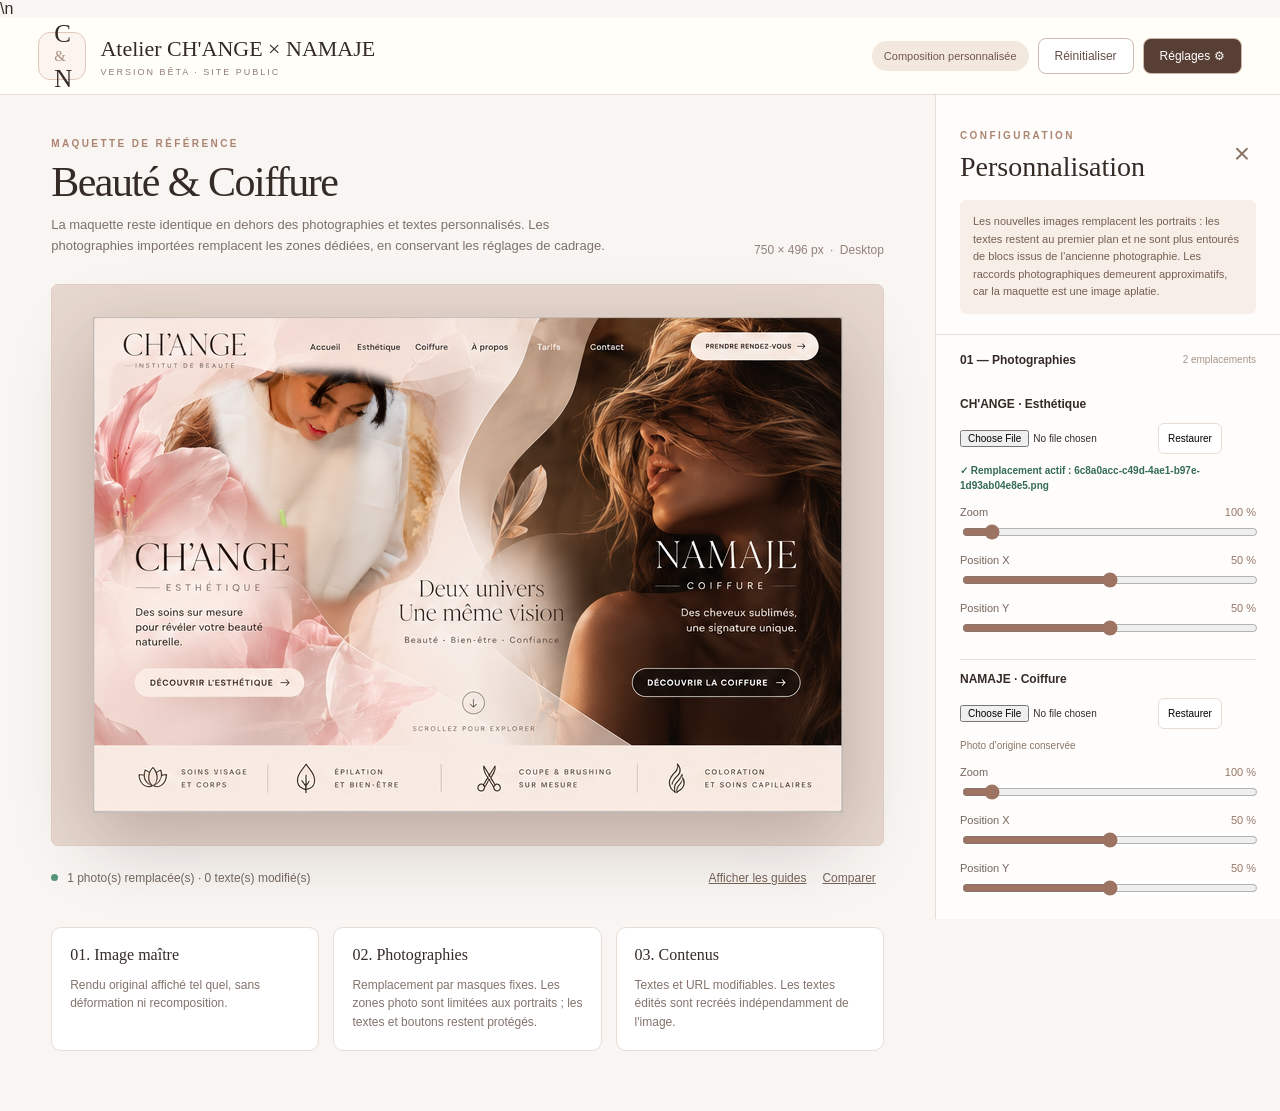
<file: beta/index.html>
<!doctype html>
<html lang="fr"><head><meta charset="utf-8"><meta name="viewport" content="width=device-width,initial-scale=1">
<title>CH'ANGE × NAMAJE — Bêta · Desktop</title>
<meta name="robots" content="noindex,nofollow">\n<meta name="description" content="Atelier de reconstruction de la maquette CH'ANGE × NAMAJE desktop. Référence exacte et calques éditables.">
<link rel="preconnect" href="https://fonts.googleapis.com">
<link rel="preconnect" href="https://fonts.gstatic.com" crossorigin>
<link href="https://fonts.googleapis.com/css2?family=Italiana&family=Montserrat:wght@400;500;600;700&display=swap" rel="stylesheet">
<link rel="stylesheet" href="styles.css"></head>
<body>
<header class="workbar">
  <div class="workbrand"><div class="brand-icon">C<span>&</span>N</div><div><strong>Atelier CH'ANGE × NAMAJE</strong><small>VERSION BÊTA · SITE PUBLIC</small></div></div>
  <div class="barbuttons"><span class="chip" id="viewChip">Référence originale</span><button class="ghost" id="resetBtn" type="button">Réinitialiser</button><button id="controlsBtn" type="button" aria-expanded="true" aria-controls="controlPanel">Réglages <span aria-hidden="true">⚙</span></button></div>
</header>
<div class="workspace">
 <main class="canvas-area">
   <section class="section-title"><div><span class="kicker">MAQUETTE DE RÉFÉRENCE</span><h1>Beauté &amp; Coiffure</h1><p>La maquette reste identique en dehors des photographies et textes personnalisés. Les photographies importées remplacent les zones dédiées, en conservant les réglages de cadrage.</p></div>
   <div class="viewport-size">750 × 496 px <span>·</span> Desktop</div></section>
   <div class="canvas-surround"><div id="stageWrap" class="stage-wrap"><div id="stage" class="stage" role="region" aria-label="Maquette CH'ANGE et NAMAJE desktop">
    <img src="assets/original-750x496.png" alt="Maquette originale CH'ANGE et NAMAJE" draggable="false" class="original-art" id="originalArt">
    <div id="photoLeft" class="photo-replacement left-photo" aria-hidden="true"><img id="leftImg" alt=""></div>
    <div id="photoRight" class="photo-replacement right-photo" aria-hidden="true"><img id="rightImg" alt=""></div>
    <div id="textOverlay" aria-hidden="true"></div>
    <div id="interactiveAreas" class="hotspots" aria-label="Liens configurables de la maquette">
     <a class="hotspot" data-link="brand" style="left:29px;top:10px;width:137px;height:48px" aria-label="CH'ANGE — accueil"></a>
     <a class="hotspot" data-link="nav0" style="left:211px;top:20px;width:44px;height:20px" aria-label="Accueil"></a>
     <a class="hotspot" data-link="nav1" style="left:260px;top:20px;width:53px;height:20px" aria-label="Esthétique"></a>
     <a class="hotspot" data-link="nav2" style="left:316px;top:20px;width:59px;height:20px" aria-label="Coiffure"></a>
     <a class="hotspot" data-link="nav3" style="left:373px;top:20px;width:62px;height:20px" aria-label="À propos"></a>
     <a class="hotspot" data-link="nav4" style="left:437px;top:20px;width:48px;height:20px" aria-label="Tarifs"></a>
     <a class="hotspot" data-link="nav5" style="left:492px;top:20px;width:62px;height:20px" aria-label="Contact"></a>
     <a class="hotspot" data-link="booking" style="left:597px;top:16px;width:129px;height:30px" aria-label="Prendre rendez-vous"></a>
     <a class="hotspot" data-link="leftButton" style="left:40px;top:348px;width:176px;height:35px" aria-label="Découvrir l'esthétique"></a>
     <a class="hotspot" data-link="rightButton" style="left:536px;top:349px;width:173px;height:35px" aria-label="Découvrir la coiffure"></a>
    </div>
    <img src="assets/original-750x496.png" alt="" class="reference-overlay" id="referenceOverlay" draggable="false">
    <div class="guides" id="guides" aria-hidden="true"><span class="guide-label">Canevas fixe : 750 × 496</span><i class="vline"></i><i class="hline"></i></div>
   </div></div></div>
   <div class="underbar"><span><span class="dot"></span><strong id="modeStatus">Affichage original, pixels inchangés</strong></span><div><button class="textbutton" id="showGuides" type="button">Afficher les guides</button><button class="textbutton" id="compareBtn" type="button">Comparer</button></div></div>
   <div class="compare-panel" id="comparePanel" hidden><label for="compareRange">Référence superposée <strong id="comparePct">50 %</strong></label><input type="range" id="compareRange" min="0" max="100" value="50"><p>À 100 %, tu vois uniquement l'image originale. À 0 %, tu vois les éléments remplacés sur la composition. Aucun écart n'est simulé.</p></div>
   <div class="info-cards"><div><strong>01. Image maître</strong><p>Rendu original affiché tel quel, sans déformation ni recomposition.</p></div><div><strong>02. Photographies</strong><p>Remplacement par masques fixes. Les zones photo sont limitées aux portraits ; les textes et boutons restent protégés.</p></div><div><strong>03. Contenus</strong><p>Textes et URL modifiables. Les textes édités sont recréés indépendamment de l'image.</p></div></div>
 </main>
 <aside id="controlPanel" class="control-panel"><div class="panelhead"><div><span class="kicker">CONFIGURATION</span><h2>Personnalisation</h2></div><button class="close" id="hidePanel" title="Masquer les réglages" aria-label="Masquer les réglages">×</button></div>
  <div class="notice">Les nouvelles images remplacent les portraits : les textes restent au premier plan et ne sont plus entourés de blocs issus de l’ancienne photographie. Les raccords photographiques demeurent approximatifs, car la maquette est une image aplatie.</div>
  <details open><summary>01 — Photographies <span>2 emplacements</span></summary><div class="details-body">
   <div class="edit-group"><label class="group-title" for="photoUploadLeft">CH'ANGE · Esthétique</label><div class="file-row"><input type="file" id="photoUploadLeft" accept="image/jpeg,image/png,image/webp,image/avif"><button type="button" data-remove="left" class="small-btn">Restaurer</button></div><div class="photo-ack" id="leftPhotoAck" role="status">Photo d’origine conservée</div><div class="controls-two"><label>Zoom <output id="leftZoomVal">100 %</output><input id="leftZoom" type="range" min="90" max="220" value="100"></label><label>Position X <output id="leftXVal">50 %</output><input id="leftX" type="range" min="0" max="100" value="50"></label><label>Position Y <output id="leftYVal">50 %</output><input id="leftY" type="range" min="0" max="100" value="50"></label></div></div>
   <div class="edit-group"><label class="group-title" for="photoUploadRight">NAMAJE · Coiffure</label><div class="file-row"><input type="file" id="photoUploadRight" accept="image/jpeg,image/png,image/webp,image/avif"><button type="button" data-remove="right" class="small-btn">Restaurer</button></div><div class="photo-ack" id="rightPhotoAck" role="status">Photo d’origine conservée</div><div class="controls-two"><label>Zoom <output id="rightZoomVal">100 %</output><input id="rightZoom" type="range" min="90" max="220" value="100"></label><label>Position X <output id="rightXVal">50 %</output><input id="rightX" type="range" min="0" max="100" value="50"></label><label>Position Y <output id="rightYVal">50 %</output><input id="rightY" type="range" min="0" max="100" value="50"></label></div></div>
  </div></details>
  <details><summary>02 — Textes <span>Éléments éditables</span></summary><div class="details-body" id="textSettings"></div></details>
  <details><summary>03 — Navigation <span>Libellés & liens</span></summary><div class="details-body" id="navSettings"></div></details>
  <details><summary>04 — Export & import <span>Configuration JSON</span></summary><div class="details-body"><button id="exportBtn" type="button" class="wide-btn">Exporter la configuration</button><label class="import-label">Importer une configuration<input id="importInput" type="file" accept="application/json,.json"></label><small>Le JSON exporté peut inclure les photographies importées en base64 et devenir volumineux. Il ne modifie aucun site.</small></div></details>
  <div class="panelbottom"><strong>Page Bêta · Prévisualisation publique</strong><p>Les réglages réalisés ici restent locaux à ce navigateur ; utilise l’export JSON pour les conserver.</p></div>
 </aside>
</div>
<script src="app.js"></script>
</body></html>
</file>
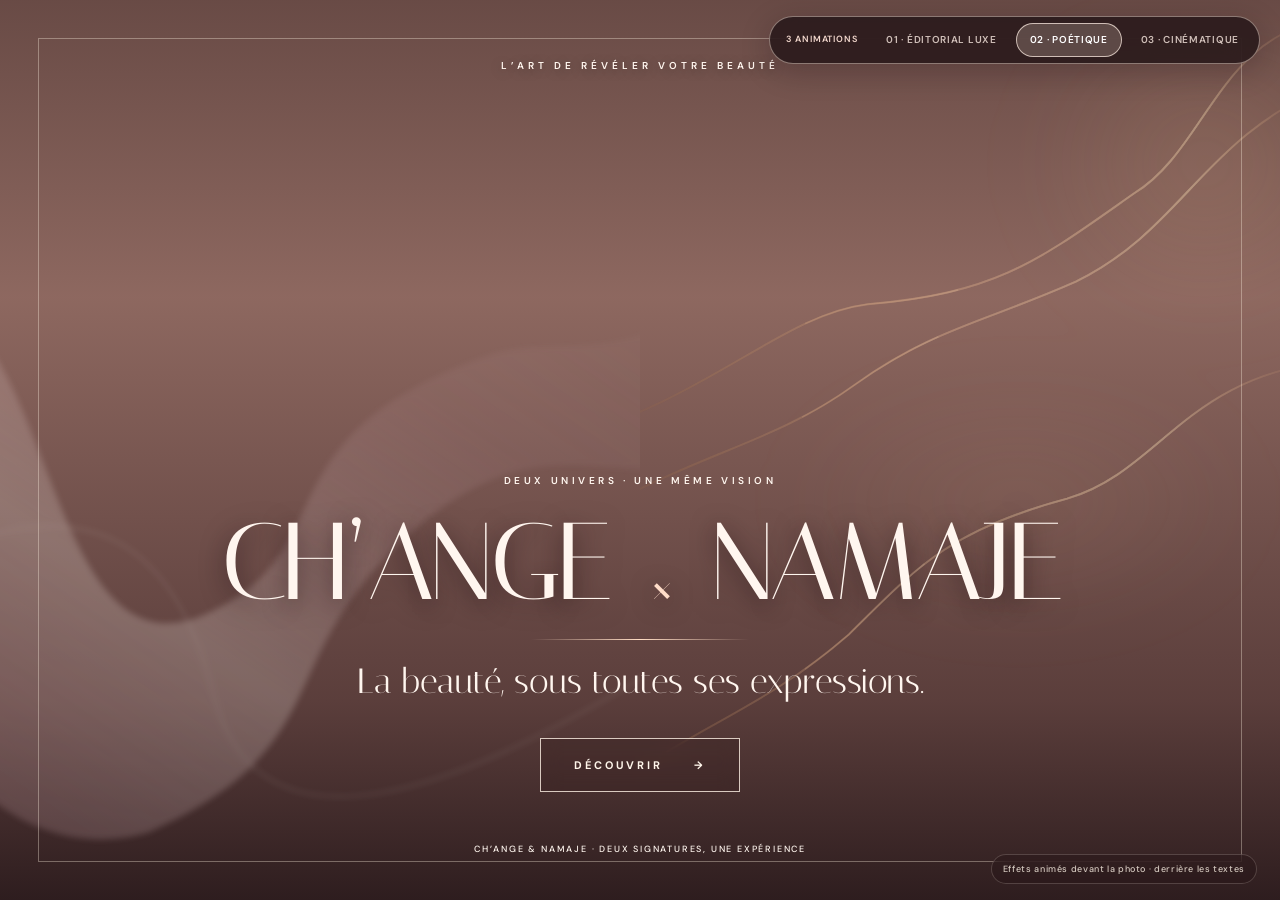
<file: demo-animations/index.html>
<!doctype html>
<html lang="fr">
<head>
 <meta charset="utf-8">
 <meta name="viewport" content="width=device-width, initial-scale=1, viewport-fit=cover">
 <meta name="robots" content="noindex,nofollow">
 <meta name="theme-color" content="#382420">
 <title>CH’ANGE × NAMAJE — Trois animations photographiques</title>
 <link rel="preconnect" href="https://fonts.googleapis.com">
 <link rel="preconnect" href="https://fonts.gstatic.com" crossorigin>
 <link href="https://fonts.googleapis.com/css2?family=DM+Sans:wght@400;500;600;700&family=Italiana&display=swap" rel="stylesheet">
 <link rel="stylesheet" href="../universe-gateway.css?v=3">
 <style>
:root{--display:'Italiana',Georgia,serif;--sans:'DM Sans',Arial,sans-serif}
*,*::before,*::after{box-sizing:border-box}
html,body{margin:0;width:100%;height:100%;background:#382420}
body{font-family:var(--sans);-webkit-font-smoothing:antialiased;overflow:hidden}
button{font-family:inherit;cursor:pointer;-webkit-tap-highlight-color:transparent}
button:focus-visible{outline:2px solid #fff1e5;outline-offset:3px}
.universe-gate__intro h1,.universe-gate__question h2,.universe-gate__option strong{font-weight:400}
.universe-gate__photography{z-index:0}
.universe-gate__shade{z-index:1}
.universe-gate__frame{z-index:3}
.universe-gate__intro,.universe-gate__eyebrow,.universe-gate__foot{z-index:5}
.universe-gate__choice{z-index:4}
/* The atmospheric composition is spatially linked to the TWO photographic worlds.
   It never covers typography: image < photographic shading < animated extensions < UI. */
.art-direction-layer{position:absolute;inset:0;z-index:2;pointer-events:none;overflow:hidden;isolation:isolate}
.art-direction-layer__left,.art-direction-layer__right{position:absolute;top:0;bottom:0;width:50%;overflow:hidden}
.art-direction-layer__left{left:0}
.art-direction-layer__right{right:0}
.art-direction-layer svg{display:block}
.art-direction-layer .art-petal{position:absolute;left:var(--px);top:var(--py);width:var(--size);height:calc(var(--size) * 1.12);opacity:0;transform-origin:50% 45%;filter:drop-shadow(0 3px 8px rgba(76,29,39,.12)) blur(var(--blur));animation:petal-drift var(--duration) var(--delay) cubic-bezier(.38,.05,.6,.95) infinite}
.art-direction-layer .art-petal svg{width:100%;height:100%;overflow:visible}
.art-petal--near{filter:blur(2.1px) drop-shadow(0 5px 11px rgba(61,31,37,.12))}
.art-petal--small{filter:blur(.25px)}
@keyframes petal-drift{
  0%{opacity:0;transform:translate3d(-26px,-46px,0) rotate(-37deg) scale(.7)}
  16%{opacity:var(--petal-alpha,.7)}
  48%{opacity:var(--petal-alpha,.7);transform:translate3d(calc(var(--travel-x) * .43),calc(var(--travel-y) * .4),0) rotate(12deg) scale(1)}
  82%{opacity:var(--petal-alpha,.7)}
  100%{opacity:0;transform:translate3d(var(--travel-x),var(--travel-y),0) rotate(114deg) scale(.83)}
}
/* The veils grow out of the gauze and existing flower on the LEFT image. */
.art-veil{position:absolute;inset:-5% -10% -3% -5%;opacity:var(--veil-opacity,.2);filter:blur(3px);transform-origin:12% 78%;animation:veil-breathe var(--veil-period,17s) ease-in-out infinite alternate}
.art-veil svg{width:100%;height:100%}
@keyframes veil-breathe{0%{transform:translate3d(-1%,0,0) rotate(-1deg) scale(1);opacity:calc(var(--veil-opacity,.2)*.7)}100%{transform:translate3d(3%,-2%,0) rotate(2deg) scale(1.035);opacity:var(--veil-opacity,.2)}}
/* NAMAJE: light follows the exact sweep of the image's hair instead of floating as a symbol. */
.art-hair{position:absolute;inset:0 -4% 2% -7%;opacity:var(--hair-opacity,.42);filter:blur(.2px);transform-origin:82% 15%;animation:hair-breathe 18s ease-in-out infinite alternate}
.art-hair svg{height:100%;width:100%}
.art-hair__base{fill:none;stroke:url(#hair-gradient);stroke-linecap:round;stroke-width:1.15;opacity:.24}
.art-hair__trace{fill:none;stroke:url(#hair-gradient);stroke-linecap:round;stroke-width:2.2;opacity:.65;filter:url(#hair-glow)}
.art-hair__shine{fill:none;stroke:url(#shine-gradient);stroke-linecap:round;stroke-width:2.9;stroke-dasharray:180 1280;stroke-dashoffset:920;animation:shine-travel var(--shine-period,13s) linear infinite}
.art-hair__shine:nth-of-type(2){animation-delay:-4.8s;stroke-width:1.8}
.art-hair__shine:nth-of-type(3){animation-delay:-9s;stroke-width:2.2}
@keyframes shine-travel{to{stroke-dashoffset:-650}}
@keyframes hair-breathe{from{transform:translate3d(0,0,0) scale(1)}to{transform:translate3d(-1.1%,1.2%,0) scale(1.012)}}
/* Photo-matched light: edge-hugging amber caustic highlights, never random gold glitter. */
.art-rimlight{position:absolute;right:-12%;top:5%;width:108%;height:94%;opacity:var(--rim-opacity,.2);background:
 radial-gradient(ellipse 33% 25% at 78% 14%,rgba(250,202,149,.48),transparent 78%),
 radial-gradient(ellipse 43% 19% at 51% 54%,rgba(250,200,163,.35),transparent 78%);
 filter:blur(29px);mix-blend-mode:screen;animation:rim-breathe 14s ease-in-out infinite alternate}
@keyframes rim-breathe{from{opacity:calc(var(--rim-opacity,.2)*.55);transform:translateX(2%)}to{opacity:var(--rim-opacity,.2);transform:translateX(-1%)}}
/* A few soft photographic bokeh echoes only in existing light sources. */
.art-dust{position:absolute;left:var(--dx);top:var(--dy);width:var(--ds);height:var(--ds);border-radius:50%;background:rgba(255,236,203,.77);box-shadow:0 0 12px 2px rgba(255,216,177,.24);opacity:0;filter:blur(var(--db));animation:dust-lift var(--dt) var(--dd) ease-in-out infinite}
@keyframes dust-lift{0%,100%{opacity:0;transform:translate3d(0,7px,0) scale(.7)}50%{opacity:var(--dust-peak,.38);transform:translate3d(8px,-21px,0) scale(1.2)}}
/* Real creative directions: not simply three particle-count sliders. */
.universe-gate[data-art="editorial"]{--petal-alpha:.53;--veil-opacity:.13;--veil-period:24s;--hair-opacity:.37;--rim-opacity:.14;--shine-period:21s;--dust-peak:.22}
.universe-gate[data-art="poetique"]{--petal-alpha:.77;--veil-opacity:.41;--veil-period:13s;--hair-opacity:.53;--rim-opacity:.22;--shine-period:15s;--dust-peak:.52}
.universe-gate[data-art="cinema"]{--petal-alpha:.89;--veil-opacity:.3;--veil-period:10s;--hair-opacity:.9;--rim-opacity:.44;--shine-period:9s;--dust-peak:.57}
.universe-gate[data-art="editorial"] .art-petal[data-tier="extra"],.universe-gate[data-art="editorial"] .art-dust[data-tier="extra"]{display:none}
.universe-gate[data-art="editorial"] .art-petal--near{opacity:.1}
.universe-gate[data-art="poetique"] .art-hair__shine{stroke-width:1.5;opacity:.55}
.universe-gate[data-art="cinema"] .art-hair__trace{stroke-width:2.6}
.universe-gate[data-art="cinema"] .art-rimlight{filter:blur(20px)}
.universe-gate[data-art="cinema"] .art-petal--near{filter:blur(1.8px) drop-shadow(0 8px 18px rgba(77,33,46,.16))}
.universe-gate[data-art="cinema"] .universe-gate__photography{animation:universe-photo-enter 3.4s cubic-bezier(.2,.77,.2,1) both,photo-drift 20s 3.4s ease-in-out infinite alternate}
@keyframes photo-drift{from{transform:scale(1) translateX(0)}to{transform:scale(1.018) translateX(-.35%)}}
/* Responsive tester strip with real interactions and no production navigation changes. */
.art-demo-toolbar{
 position:fixed;z-index:8000;top:16px;right:20px;display:flex;align-items:center;gap:5px;
 max-width:calc(100vw - 30px);padding:6px;
 background:rgba(35,20,23,.82);color:#fff4ee;border:1px solid rgba(255,232,220,.45);
 border-radius:999px;backdrop-filter:blur(16px);box-shadow:0 7px 30px rgba(20,10,15,.24);
 font:600 9px/1.3 var(--sans);letter-spacing:.09em;
}
.art-demo-toolbar__label{color:#f4d9ce;padding:0 10px;white-space:nowrap}
.art-demo-toolbar button{
 border:1px solid transparent;border-radius:999px;color:rgba(255,239,230,.77);
 padding:10px 13px;background:none;letter-spacing:.07em;font:600 10px/1.2 var(--sans);
 transition:background .25s,color .25s;white-space:nowrap;
}
.art-demo-toolbar button:hover{background:rgba(255,230,211,.15);color:#fff}
.art-demo-toolbar button[aria-pressed="true"]{background:rgba(255,225,208,.22);color:#fff;border-color:rgba(255,240,229,.7)}
.art-demo-helper{
 position:fixed;bottom:16px;right:23px;z-index:7000;color:rgba(255,245,232,.8);
 background:rgba(36,18,21,.4);backdrop-filter:blur(9px);border:1px solid rgba(255,237,225,.19);
 padding:8px 11px;border-radius:999px;font:500 9px var(--sans);letter-spacing:.07em;
 pointer-events:none;
}
@media(max-width:1000px){
 .art-demo-toolbar{top:auto;bottom:11px;right:50%;transform:translateX(50%);gap:2px}
 .art-demo-toolbar__label{display:none}
 .art-demo-helper{display:none}
 .universe-gate__foot{bottom:8%!important}
}
@media(max-width:720px){
 .art-direction-layer{height:59svh;bottom:auto;mask-image:linear-gradient(#000 0%,#000 78%,transparent 100%);-webkit-mask-image:linear-gradient(#000 0%,#000 78%,transparent 100%)}
 .art-veil{opacity:calc(var(--veil-opacity,.2)*.7);inset:0 -25% 0 -10%}
 .art-hair{inset:0 -40% 0 -16%}
 .art-petal[data-mobile="no"],.art-dust[data-mobile="no"]{display:none}
 .art-demo-toolbar{padding:5px;max-width:calc(100vw - 12px);width:max-content}
 .art-demo-toolbar button{font-size:8px;padding:9px 9px}
 .universe-gate__eyebrow{top:3.4%}
 .universe-gate__foot{display:none}
}
@media(prefers-reduced-motion:reduce){
 .art-direction-layer *,.universe-gate__photography{animation:none!important}
 .art-petal{opacity:.28!important;transform:none!important}
 .art-dust{opacity:0!important}
 .art-veil,.art-hair,.art-rimlight{animation:none!important}
 .art-hair__shine{stroke-dasharray:none}
 .universe-gate__intro > *,.universe-gate__eyebrow{animation:none!important}
}
</style>
</head>
<body>
<main class="universe-gate" id="universe-gate" role="main" aria-label="Démonstration des animations CH’ANGE et NAMAJE" data-art="poetique">
 <div class="universe-gate__photography" style="--gate-photo:url('https://xhahganhwgygmwuckrak.supabase.co/storage/v1/object/public/change-public-media/pages/accueil/0ac88996-3784-4615-83a5-44379a5ed568.webp');background-image:var(--gate-photo)" aria-hidden="true"></div>
 <div class="universe-gate__shade" aria-hidden="true"></div>

 <!-- These three layers are native CSS/SVG animations, NOT static rendered pictures. -->
 <div class="art-direction-layer" aria-hidden="true">
  <div class="art-direction-layer__left">
   <div class="art-veil">
    <svg viewBox="0 0 900 980" preserveAspectRatio="none" aria-hidden="true">
     <defs>
      <linearGradient id="silk-flow" x1="0" y1="1" x2="1" y2="0">
       <stop offset="0" stop-color="#eebac5" stop-opacity=".38"/>
       <stop offset=".35" stop-color="#fff6ef" stop-opacity=".53"/>
       <stop offset=".7" stop-color="#e9c1cf" stop-opacity=".18"/>
       <stop offset="1" stop-color="#fff" stop-opacity="0"/>
      </linearGradient>
     </defs>
     <path d="M-90 350 C110 310 80 740 290 665 C465 600 350 490 630 405 C720 376 810 430 950 310 L950 520 C755 530 700 480 559 570 C360 708 465 794 220 885 C35 927 -70 760 -90 720Z" fill="url(#silk-flow)"/>
     <path d="M-50 610 Q225 500 300 745 T960 655" fill="none" stroke="#fff9f1" stroke-opacity=".24" stroke-width="3"/>
    </svg>
   </div>
  </div>
  <div class="art-direction-layer__right">
   <div class="art-rimlight"></div>
   <div class="art-hair">
    <svg viewBox="0 0 820 980" preserveAspectRatio="none" aria-hidden="true">
     <defs>
      <linearGradient id="hair-gradient" x1="1" y1="0" x2="0" y2="1">
       <stop offset="0" stop-color="#c78d67" stop-opacity="0"/>
       <stop offset=".21" stop-color="#fbe2b7" stop-opacity=".95"/>
       <stop offset=".52" stop-color="#f2c39a" stop-opacity=".71"/>
       <stop offset=".85" stop-color="#a97952" stop-opacity=".46"/>
       <stop offset="1" stop-color="#81513d" stop-opacity="0"/>
      </linearGradient>
      <linearGradient id="shine-gradient" x1="1" y1="0" x2="0" y2="1">
       <stop offset="0" stop-color="#fff7e2" stop-opacity="0"/>
       <stop offset=".28" stop-color="#fff9ed" stop-opacity=".95"/>
       <stop offset=".6" stop-color="#f8c99b" stop-opacity="1"/>
       <stop offset="1" stop-color="#f2b782" stop-opacity="0"/>
      </linearGradient>
      <filter id="hair-glow" x="-40%" y="-40%" width="180%" height="180%">
       <feGaussianBlur stdDeviation=".8" result="light"/>
       <feMerge><feMergeNode in="light"/><feMergeNode in="SourceGraphic"/></feMerge>
      </filter>
     </defs>
     <!-- Curves follow the original sweep: top-right to inner-left shoulder. -->
     <path id="strand-one" class="art-hair__base" d="M850 20 C720 38 706 166 622 215 C514 288 466 326 315 338 C214 350 132 444 -45 491"/>
     <path id="strand-two" class="art-hair__base" d="M849 94 C700 154 681 253 555 313 C447 359 391 365 299 428 C197 499 104 504 -35 591"/>
     <path id="strand-three" class="art-hair__base" d="M862 400 C681 414 655 523 545 554 C405 590 367 635 293 705 C181 799 99 808 -35 916"/>
     <path class="art-hair__trace" d="M850 20 C720 38 706 166 622 215 C514 288 466 326 315 338 C214 350 132 444 -45 491"/>
     <path class="art-hair__trace" d="M849 94 C700 154 681 253 555 313 C447 359 391 365 299 428 C197 499 104 504 -35 591"/>
     <path class="art-hair__trace" d="M862 400 C681 414 655 523 545 554 C405 590 367 635 293 705 C181 799 99 808 -35 916"/>
     <path class="art-hair__shine" d="M850 20 C720 38 706 166 622 215 C514 288 466 326 315 338 C214 350 132 444 -45 491"/>
     <path class="art-hair__shine" d="M849 94 C700 154 681 253 555 313 C447 359 391 365 299 428 C197 499 104 504 -35 591"/>
     <path class="art-hair__shine" d="M862 400 C681 414 655 523 545 554 C405 590 367 635 293 705 C181 799 99 808 -35 916"/>
    </svg>
   </div>
  </div>
 </div>

 <div class="universe-gate__frame" aria-hidden="true"></div>
 <p class="universe-gate__eyebrow">L’ART DE RÉVÉLER VOTRE BEAUTÉ</p>
 <section class="universe-gate__intro" aria-label="Découvrir les deux univers">
  <p>DEUX UNIVERS · UNE MÊME VISION</p>
  <h1><span>CH’ANGE</span><i>×</i><span>NAMAJE</span></h1>
  <div class="universe-gate__rule" aria-hidden="true"></div>
  <strong>La beauté, sous toutes ses expressions.</strong>
  <button class="universe-gate__discover" type="button">DÉCOUVRIR <span aria-hidden="true">→</span></button>
 </section>
 <section class="universe-gate__choice" aria-label="Choisir votre univers" inert>
  <div class="universe-gate__question">
   <h2>Quel univers vous inspire ?</h2><p>CHOISISSEZ VOTRE EXPÉRIENCE</p>
  </div>
  <div class="universe-gate__options">
   <button class="universe-gate__option" type="button" data-universe-choice="change" aria-label="Explorer CH’ANGE — Esthétique">
    <span class="universe-gate__option-kicker">L’UNIVERS CH’ANGE</span>
    <strong>Esthétique</strong><span class="universe-gate__option-action">EXPLORER <span aria-hidden="true">↗</span></span>
   </button>
   <button class="universe-gate__option" type="button" data-universe-choice="namaje" aria-label="Explorer NAMAJE — Coiffure">
    <span class="universe-gate__option-kicker">L’UNIVERS NAMAJE</span>
    <strong>Coiffure</strong><span class="universe-gate__option-action">EXPLORER <span aria-hidden="true">↗</span></span>
   </button>
  </div>
 </section>
 <button class="universe-gate__back" type="button" hidden>← RETOUR</button>
 <p class="universe-gate__foot">CH’ANGE &amp; NAMAJE · DEUX SIGNATURES, UNE EXPÉRIENCE</p>
</main>
<nav class="art-demo-toolbar" aria-label="Comparer les trois animations">
 <span class="art-demo-toolbar__label">3 ANIMATIONS</span>
 <button type="button" data-set-art="editorial" aria-pressed="false">01 · ÉDITORIAL LUXE</button>
 <button type="button" data-set-art="poetique" aria-pressed="true">02 · POÉTIQUE</button>
 <button type="button" data-set-art="cinema" aria-pressed="false">03 · CINÉMATIQUE</button>
</nav>
<div class="art-demo-helper" aria-hidden="true">Effets animés devant la photo · derrière les textes</div>
<script>
(() => {
 'use strict';
 const gate=document.querySelector('#universe-gate');
 const choice=gate.querySelector('.universe-gate__choice');
 const intro=gate.querySelector('.universe-gate__intro');
 const discover=gate.querySelector('.universe-gate__discover');
 const back=gate.querySelector('.universe-gate__back');
 const controls=[...document.querySelectorAll('[data-set-art]')];

 // All three styles retain the ORIGINAL two-step index animations.
 const enter=()=>{
  gate.classList.add('is-choosing');intro.setAttribute('aria-hidden','true');
  choice.inert=false;back.hidden=false;back.focus({preventScroll:true});
 };
 const leave=()=>{
  gate.classList.remove('is-choosing');intro.removeAttribute('aria-hidden');
  choice.inert=true;back.hidden=true;discover.focus({preventScroll:true});
 };
 discover.addEventListener('click',enter);
 back.addEventListener('click',leave);
 document.addEventListener('keydown',e=>{if(e.key==='Escape'&&gate.classList.contains('is-choosing'))leave()});
 choice.querySelectorAll('[data-universe-choice]').forEach(button=>{
  button.addEventListener('click',()=>{
   const brand=button.dataset.universeChoice;
   if(brand==='change'||brand==='namaje')
    location.assign('/?univers='+encodeURIComponent(brand)+'#accueil');
  });
 });
 const setStyle=name=>{
  if(!['editorial','poetique','cinema'].includes(name))return;
  gate.dataset.art=name;
  controls.forEach(b=>b.setAttribute('aria-pressed',String(b.dataset.setArt===name)));
  const url=new URL(location.href);url.searchParams.set('style',name);
  history.replaceState(null,'',url.pathname+url.search);
 };
 controls.forEach(b=>b.addEventListener('click',()=>setStyle(b.dataset.setArt)));
 setStyle(new URLSearchParams(location.search).get('style')||'poetique');

 const ns='http://www.w3.org/2000/svg';
 const left=document.querySelector('.art-direction-layer__left');
 // Petals are sculpted with translucent gradient surfaces and veins; their
 // placement follows the left-side blossoms, drifting towards the photograph's center.
 const positions=[
  [5,20,62,118,165,18,-8,1.3,'core'],
  [15,47,42,77,135,15,-6,.5,'core'],
  [67,28,44,47,113,17,-9,.2,'core'],
  [30,70,55,105,150,20,-13,1,'core'],
  [88,49,31,41,102,16,-11,.2,'core'],
  [13,83,81,112,115,22,-16,2.3,'extra'],
  [45,16,26,57,125,15,-3,.4,'extra'],
  [70,84,49,34,120,18,-7,.3,'extra'],
  [4,59,101,96,119,23,-12,2.1,'extra']
 ];
 positions.forEach(([x,y,size,dx,dy,dur,delay,blur,tier],index)=>{
  const span=document.createElement('span');
  span.className='art-petal '+(blur>1?'art-petal--near':'art-petal--small');
  span.dataset.tier=tier;if(index>6)span.dataset.mobile='no';
  const gradientId='petal-g-'+index;
  const svg=document.createElementNS(ns,'svg');
  svg.setAttribute('viewBox','0 0 100 114');
  svg.setAttribute('aria-hidden','true');
  svg.innerHTML=
   '<defs><radialGradient id="'+gradientId+'" cx="35%" cy="24%" r="82%">'+
    '<stop offset="0%" stop-color="#fff9f5" stop-opacity=".94"/>'+
    '<stop offset="38%" stop-color="#ffdae0" stop-opacity=".86"/>'+
    '<stop offset="78%" stop-color="#e5a5b6" stop-opacity=".76"/>'+
    '<stop offset="100%" stop-color="#b26b83" stop-opacity=".62"/>'+
   '</radialGradient></defs>'+
   '<path d="M50 5 C73 14 99 39 91 70 C85 93 67 111 48 110 C16 104 0 73 11 45 C19 24 37 13 50 5Z" fill="url(#'+gradientId+')" stroke="rgba(255,248,238,.32)" stroke-width="1.5"/>'+
   '<path d="M49 10 Q33 55 49 103" stroke="#fff8f5" stroke-opacity=".34" stroke-width="1.15" fill="none"/>';
  span.append(svg);
  [['px',x+'%'],['py',y+'%'],['size',size+'px'],['travel-x',dx+'px'],
   ['travel-y',dy+'px'],['duration',dur+'s'],['delay',delay+'s'],['blur',blur+'px']].forEach(([k,v])=>span.style.setProperty('--'+k,v));
  left.append(span);
 });
 const dustPositions=[[26,21,3.3,7,-2,'core'],[53,67,2.3,9,-4,'core'],[87,34,4,8,-6,'extra'],[21,88,2.5,6,-1,'extra']];
 const right=document.querySelector('.art-direction-layer__right');
 dustPositions.forEach(([x,y,s,d,delay,tier],i)=>{
   const span=document.createElement('span');span.className='art-dust';span.dataset.tier=tier;if(i>2)span.dataset.mobile='no';
   span.style.setProperty('--dx',x+'%');span.style.setProperty('--dy',y+'%');
   span.style.setProperty('--ds',s+'px');span.style.setProperty('--dt',d+'s');
   span.style.setProperty('--dd',delay+'s');span.style.setProperty('--db',i%2?'1.5px':'.7px');
   right.append(span);
 });
 window.CHANGEAnimatedDemo=Object.freeze({setStyle,enter,leave});
})();
</script>
</body>
</html>
</file>
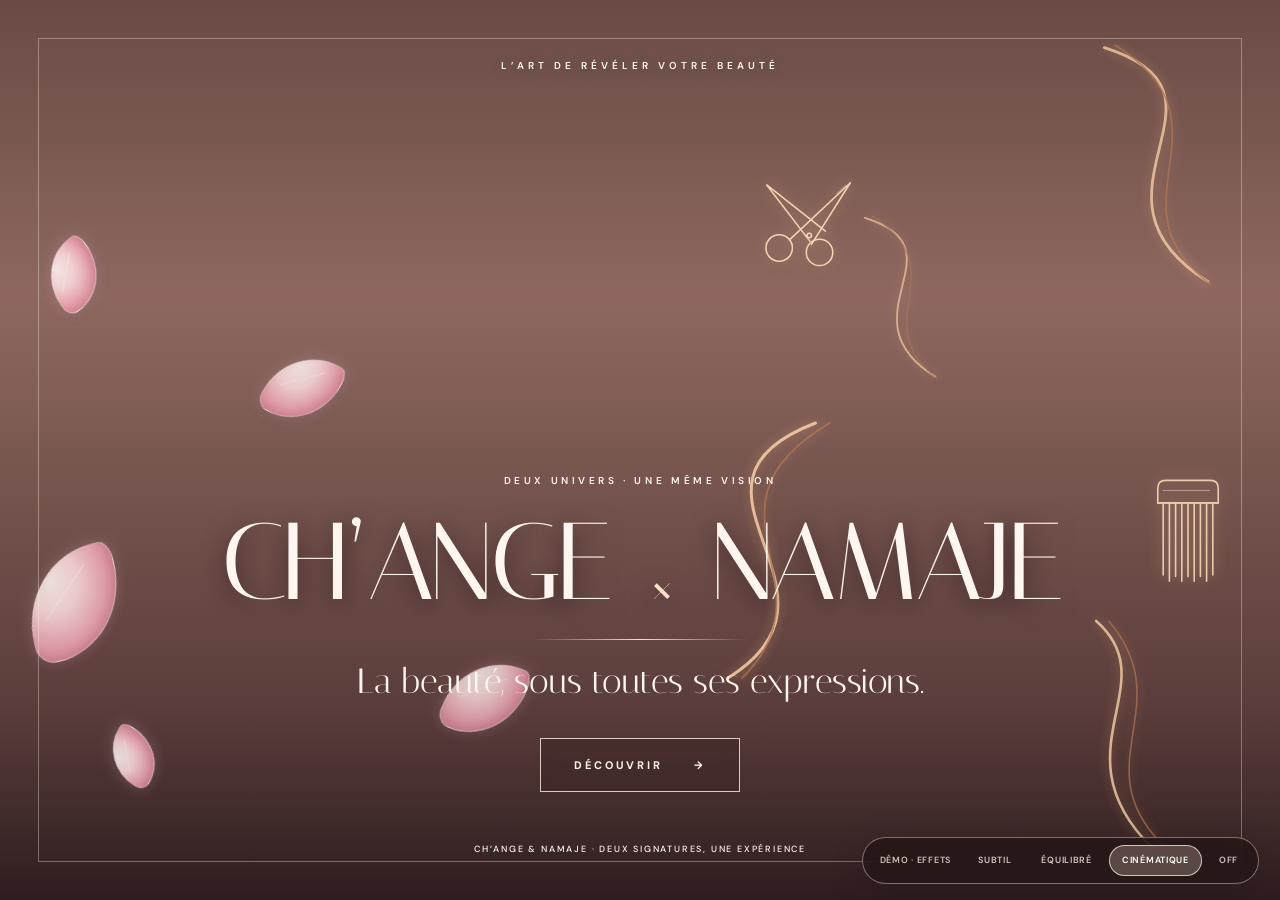
<file: demo-atmosphere/index.html>
<!doctype html>
<html lang="fr">
<head>
  <meta charset="utf-8">
  <meta name="viewport" content="width=device-width, initial-scale=1, viewport-fit=cover">
  <meta name="theme-color" content="#382420">
  <meta name="robots" content="noindex,follow">
  <meta name="description" content="Découvrez deux univers de beauté : CH’ANGE esthétique et NAMAJE coiffure au Thor.">
  <title>CH’ANGE × NAMAJE — Choisissez votre univers</title>
  <link rel="preconnect" href="https://fonts.googleapis.com">
  <link rel="preconnect" href="https://fonts.gstatic.com" crossorigin>
  <link href="https://fonts.googleapis.com/css2?family=DM+Sans:wght@400;500;600;700&family=Italiana&display=swap" rel="stylesheet">
  <link rel="stylesheet" href="../universe-gateway.css?v=3">
  <link rel="stylesheet" href="../universe-atmosphere.css?v=2">
  <style>
    :root{--display:'Italiana',Georgia,serif;--sans:'DM Sans',Arial,sans-serif}
    *,*::before,*::after{box-sizing:border-box}
    html,body{margin:0;width:100%;height:100%;background:#382420}
    body{font-family:var(--sans);-webkit-font-smoothing:antialiased;overflow:hidden}
    button{font-family:inherit;cursor:pointer;-webkit-tap-highlight-color:transparent}
    button:focus-visible{outline:2px solid #fff0de;outline-offset:4px}
    .universe-gate__intro h1,.universe-gate__question h2,.universe-gate__option strong{font-weight:400}
  </style>
</head>
<body>
<main class="universe-gate" id="universe-gate" role="main" aria-label="Ouverture CH’ANGE et NAMAJE">
  <div class="universe-gate__photography" style="--gate-photo:url('https://xhahganhwgygmwuckrak.supabase.co/storage/v1/object/public/change-public-media/pages/accueil/0ac88996-3784-4615-83a5-44379a5ed568.webp');background-image:var(--gate-photo)" aria-hidden="true"></div>
  <div class="universe-gate__shade" aria-hidden="true"></div>
  <div class="universe-gate__frame" aria-hidden="true"></div>
  <p class="universe-gate__eyebrow">L’ART DE RÉVÉLER VOTRE BEAUTÉ</p>
  <section class="universe-gate__intro" aria-label="Découvrez CH’ANGE et NAMAJE">
    <p>DEUX UNIVERS · UNE MÊME VISION</p>
    <h1><span>CH’ANGE</span><i>×</i><span>NAMAJE</span></h1>
    <div class="universe-gate__rule" aria-hidden="true"></div>
    <strong>La beauté, sous toutes ses expressions.</strong>
    <button class="universe-gate__discover" type="button">DÉCOUVRIR <span aria-hidden="true">→</span></button>
  </section>
  <section class="universe-gate__choice" aria-label="Choisissez votre univers" inert>
    <div class="universe-gate__question">
      <h2>Quel univers vous inspire ?</h2>
      <p>CHOISISSEZ VOTRE EXPÉRIENCE</p>
    </div>
    <div class="universe-gate__options">
      <button class="universe-gate__option" type="button" data-universe-choice="change" aria-label="Explorer CH’ANGE — Esthétique">
        <span class="universe-gate__option-kicker">L’UNIVERS CH’ANGE</span>
        <strong>Esthétique</strong>
        <span class="universe-gate__option-action">EXPLORER <span aria-hidden="true">↗</span></span>
      </button>
      <button class="universe-gate__option" type="button" data-universe-choice="namaje" aria-label="Explorer NAMAJE — Coiffure">
        <span class="universe-gate__option-kicker">L’UNIVERS NAMAJE</span>
        <strong>Coiffure</strong>
        <span class="universe-gate__option-action">EXPLORER <span aria-hidden="true">↗</span></span>
      </button>
    </div>
  </section>
  <button class="universe-gate__back" type="button" hidden>← RETOUR</button>
  <p class="universe-gate__foot">CH’ANGE & NAMAJE · DEUX SIGNATURES, UNE EXPÉRIENCE</p>
</main>
<nav class="atmosphere-demo-panel" aria-label="Régler les effets de la démonstration"><span>DÉMO · EFFETS</span><button type="button" data-atmosphere-mode="subtil" aria-pressed="false">SUBTIL</button><button type="button" data-atmosphere-mode="equilibre" aria-pressed="false">ÉQUILIBRÉ</button><button type="button" data-atmosphere-mode="cinematique" aria-pressed="true">CINÉMATIQUE</button><button type="button" data-atmosphere-mode="off" aria-pressed="false">OFF</button></nav>
<script>
(() => {
  'use strict';
  const gate = document.getElementById('universe-gate');
  const choice = gate.querySelector('.universe-gate__choice');
  const intro = gate.querySelector('.universe-gate__intro');
  const discover = gate.querySelector('.universe-gate__discover');
  const back = gate.querySelector('.universe-gate__back');

  function enterChoice(){
    gate.classList.add('is-choosing');
    intro.setAttribute('aria-hidden', 'true');
    choice.inert = false;
    back.hidden = false;
    // No option is focused or preselected; focus stays on the back button.
    back.focus({preventScroll:true});
  }
  function goBack(){
    gate.classList.remove('is-choosing');
    intro.removeAttribute('aria-hidden');
    choice.inert = true;
    back.hidden = true;
    discover.focus({preventScroll:true});
  }
  discover.addEventListener('click', enterChoice);
  back.addEventListener('click', goBack);
  choice.querySelectorAll('[data-universe-choice]').forEach(button => {
    button.addEventListener('click', () => {
      const brand = button.dataset.universeChoice;
      if (brand !== 'change' && brand !== 'namaje') return;
      try { sessionStorage.setItem('change:universe:v1', brand); } catch (_) {}
      window.location.assign('/?univers=' + encodeURIComponent(brand) + '#accueil');
    });
  });
  document.addEventListener('keydown', event => {
    if(event.key === 'Escape' && gate.classList.contains('is-choosing')) {
      event.preventDefault();
      goBack();
    }
  });
})();
</script>
<script src="../universe-atmosphere.js?v=2" defer></script>
</body>
</html>
</file>
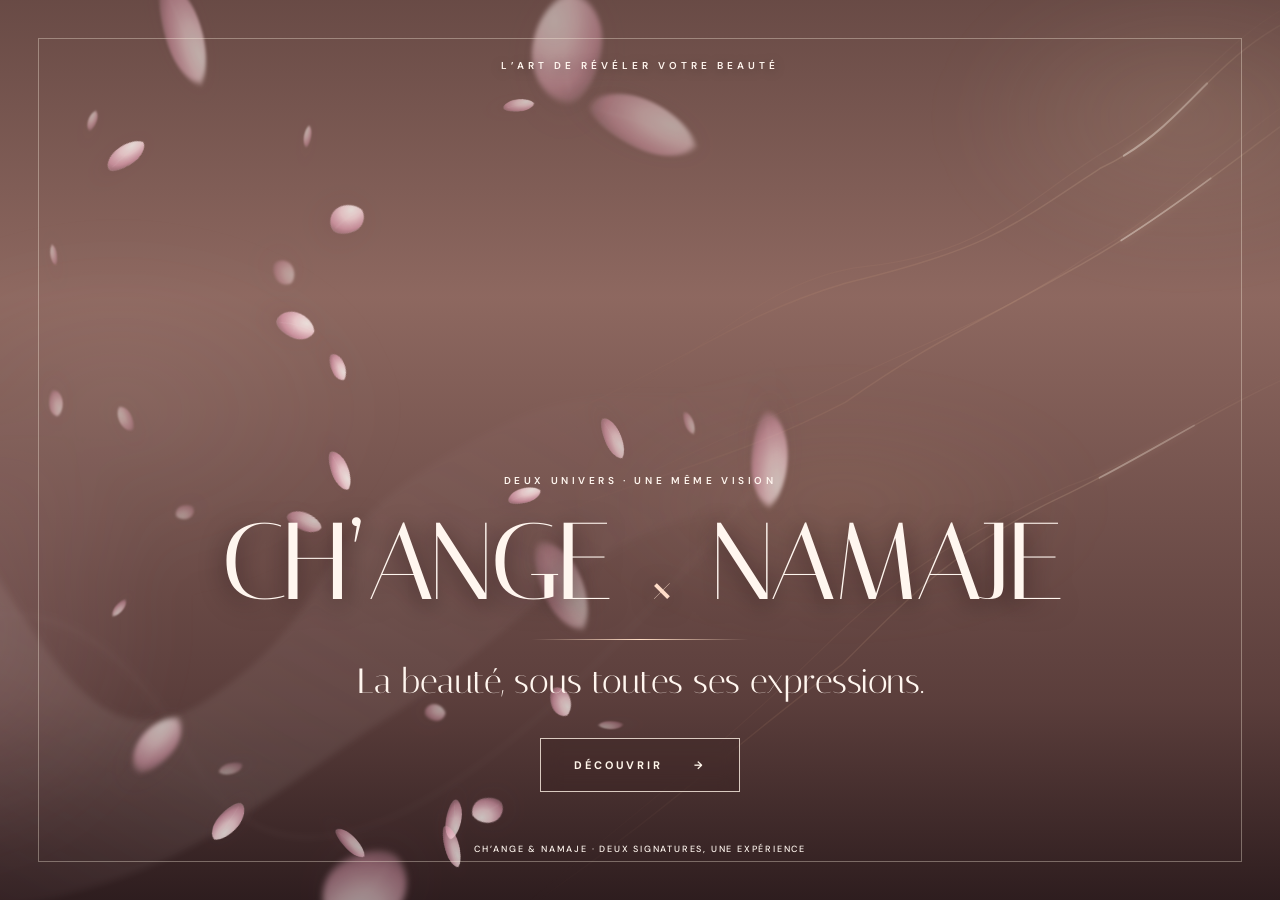
<file: demo-poetique-v2/index.html>
<!doctype html>
<html lang="fr">
<head>
  <meta charset="utf-8">
  <meta name="viewport" content="width=device-width, initial-scale=1, viewport-fit=cover">
  <meta name="theme-color" content="#382420">
  <meta name="robots" content="noindex,follow">
  <meta name="description" content="Découvrez deux univers de beauté : CH’ANGE esthétique et NAMAJE coiffure au Thor.">
  <title>CH’ANGE × NAMAJE — Poétique V2 animée</title>
  <link rel="preconnect" href="https://fonts.googleapis.com">
  <link rel="preconnect" href="https://fonts.gstatic.com" crossorigin>
  <link href="https://fonts.googleapis.com/css2?family=DM+Sans:wght@400;500;600;700&family=Italiana&display=swap" rel="stylesheet">
  <link rel="stylesheet" href="../universe-gateway.css?v=3">
  <link rel="stylesheet" href="../poetic-v2.css?v=2">
  <style>
    :root{--display:'Italiana',Georgia,serif;--sans:'DM Sans',Arial,sans-serif}
    *,*::before,*::after{box-sizing:border-box}
    html,body{margin:0;width:100%;height:100%;background:#382420}
    body{font-family:var(--sans);-webkit-font-smoothing:antialiased;overflow:hidden}
    button{font-family:inherit;cursor:pointer;-webkit-tap-highlight-color:transparent}
    button:focus-visible{outline:2px solid #fff0de;outline-offset:4px}
    .universe-gate__intro h1,.universe-gate__question h2,.universe-gate__option strong{font-weight:400}
  </style>
</head>
<body>
<main class="universe-gate" id="universe-gate" role="main" aria-label="Ouverture CH’ANGE et NAMAJE">
  <div class="universe-gate__photography" style="--gate-photo:url('https://xhahganhwgygmwuckrak.supabase.co/storage/v1/object/public/change-public-media/pages/accueil/0ac88996-3784-4615-83a5-44379a5ed568.webp');background-image:var(--gate-photo)" aria-hidden="true"></div>
  <div class="universe-gate__shade" aria-hidden="true"></div>
  <div class="universe-gate__frame" aria-hidden="true"></div>
  <p class="universe-gate__eyebrow">L’ART DE RÉVÉLER VOTRE BEAUTÉ</p>
  <section class="universe-gate__intro" aria-label="Découvrez CH’ANGE et NAMAJE">
    <p>DEUX UNIVERS · UNE MÊME VISION</p>
    <h1><span>CH’ANGE</span><i>×</i><span>NAMAJE</span></h1>
    <div class="universe-gate__rule" aria-hidden="true"></div>
    <strong>La beauté, sous toutes ses expressions.</strong>
    <button class="universe-gate__discover" type="button">DÉCOUVRIR <span aria-hidden="true">→</span></button>
  </section>
  <section class="universe-gate__choice" aria-label="Choisissez votre univers" inert>
    <div class="universe-gate__question">
      <h2>Quel univers vous inspire ?</h2>
      <p>CHOISISSEZ VOTRE EXPÉRIENCE</p>
    </div>
    <div class="universe-gate__options">
      <button class="universe-gate__option" type="button" data-universe-choice="change" aria-label="Explorer CH’ANGE — Esthétique">
        <span class="universe-gate__option-kicker">L’UNIVERS CH’ANGE</span>
        <strong>Esthétique</strong>
        <span class="universe-gate__option-action">EXPLORER <span aria-hidden="true">↗</span></span>
      </button>
      <button class="universe-gate__option" type="button" data-universe-choice="namaje" aria-label="Explorer NAMAJE — Coiffure">
        <span class="universe-gate__option-kicker">L’UNIVERS NAMAJE</span>
        <strong>Coiffure</strong>
        <span class="universe-gate__option-action">EXPLORER <span aria-hidden="true">↗</span></span>
      </button>
    </div>
  </section>
  <button class="universe-gate__back" type="button" hidden>← RETOUR</button>
  <p class="universe-gate__foot">CH’ANGE & NAMAJE · DEUX SIGNATURES, UNE EXPÉRIENCE</p>
</main>
<script>
(() => {
  'use strict';
  const gate = document.getElementById('universe-gate');
  const choice = gate.querySelector('.universe-gate__choice');
  const intro = gate.querySelector('.universe-gate__intro');
  const discover = gate.querySelector('.universe-gate__discover');
  const back = gate.querySelector('.universe-gate__back');

  function enterChoice(){
    gate.classList.add('is-choosing');
    intro.setAttribute('aria-hidden', 'true');
    choice.inert = false;
    back.hidden = false;
    // No option is focused or preselected; focus stays on the back button.
    back.focus({preventScroll:true});
  }
  function goBack(){
    gate.classList.remove('is-choosing');
    intro.removeAttribute('aria-hidden');
    choice.inert = true;
    back.hidden = true;
    discover.focus({preventScroll:true});
  }
  discover.addEventListener('click', enterChoice);
  back.addEventListener('click', goBack);
  choice.querySelectorAll('[data-universe-choice]').forEach(button => {
    button.addEventListener('click', () => {
      const brand = button.dataset.universeChoice;
      if (brand !== 'change' && brand !== 'namaje') return;
      try { sessionStorage.setItem('change:universe:v1', brand); } catch (_) {}
      window.location.assign('https://institut-change.fr/?univers=' + encodeURIComponent(brand) + '#accueil');
    });
  });
  document.addEventListener('keydown', event => {
    if(event.key === 'Escape' && gate.classList.contains('is-choosing')) {
      event.preventDefault();
      goBack();
    }
  });
})();
</script>
<script src="../poetic-v2.js?v=2" defer></script>
</body>
</html>
</file>
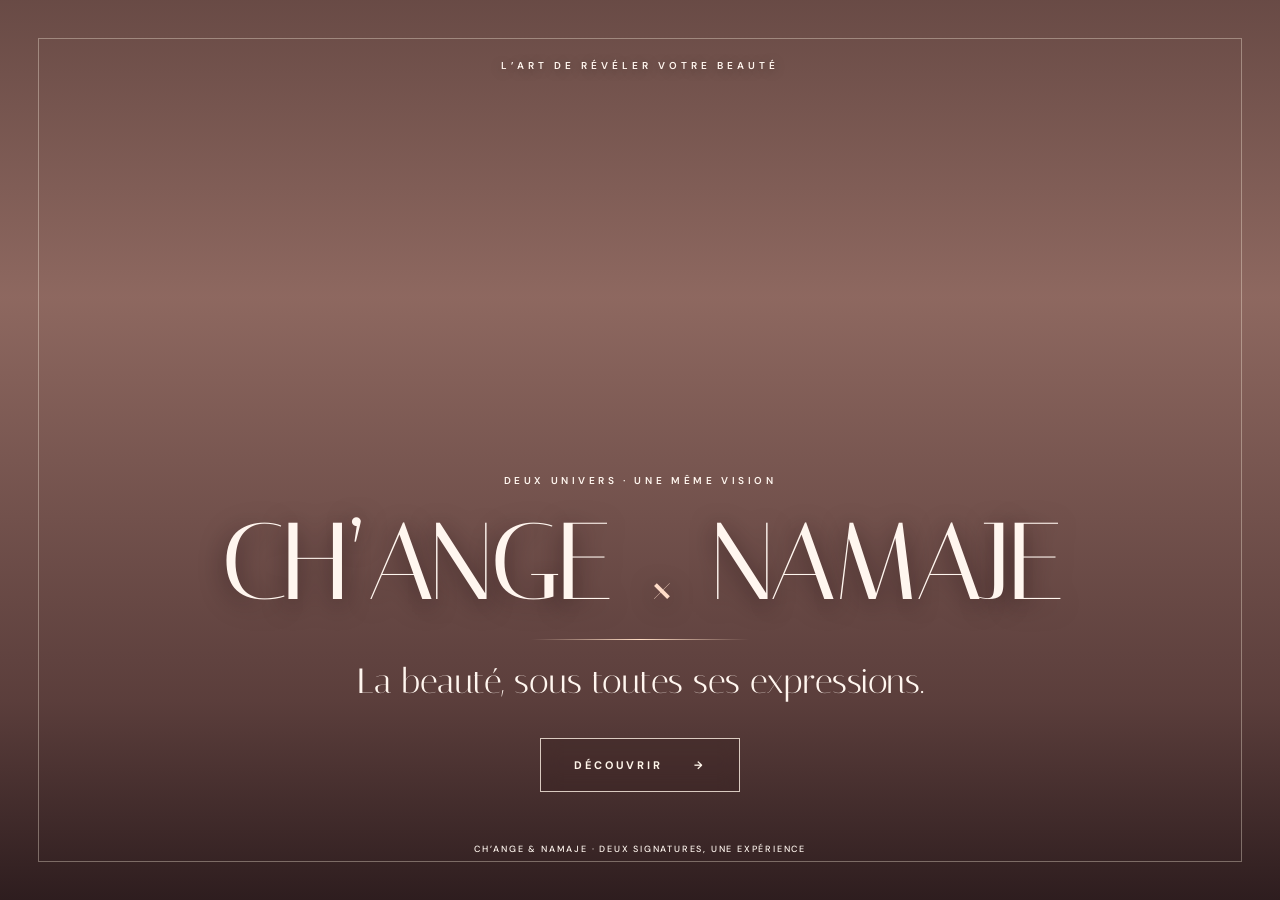
<file: index/index.html>
<!doctype html>
<html lang="fr">
<head>
  <meta charset="utf-8">
  <meta name="viewport" content="width=device-width, initial-scale=1, viewport-fit=cover">
  <meta name="theme-color" content="#382420">
  <meta name="robots" content="noindex,follow">
  <meta name="description" content="Découvrez deux univers de beauté : CH’ANGE esthétique et NAMAJE coiffure au Thor.">
  <title>CH’ANGE × NAMAJE — Choisissez votre univers</title>
  <link rel="preconnect" href="https://fonts.googleapis.com">
  <link rel="preconnect" href="https://fonts.gstatic.com" crossorigin>
  <link href="https://fonts.googleapis.com/css2?family=DM+Sans:wght@400;500;600;700&family=Italiana&display=swap" rel="stylesheet">
  <link rel="stylesheet" href="../universe-gateway.css?v=3">
  <style>
    :root{--display:'Italiana',Georgia,serif;--sans:'DM Sans',Arial,sans-serif}
    *,*::before,*::after{box-sizing:border-box}
    html,body{margin:0;width:100%;height:100%;background:#382420}
    body{font-family:var(--sans);-webkit-font-smoothing:antialiased;overflow:hidden}
    button{font-family:inherit;cursor:pointer;-webkit-tap-highlight-color:transparent}
    button:focus-visible{outline:2px solid #fff0de;outline-offset:4px}
    .universe-gate__intro h1,.universe-gate__question h2,.universe-gate__option strong{font-weight:400}
  </style>
</head>
<body>
<main class="universe-gate" id="universe-gate" role="main" aria-label="Ouverture CH’ANGE et NAMAJE">
  <div class="universe-gate__photography" style="--gate-photo:url('https://xhahganhwgygmwuckrak.supabase.co/storage/v1/object/public/change-public-media/pages/accueil/0ac88996-3784-4615-83a5-44379a5ed568.webp');background-image:var(--gate-photo)" aria-hidden="true"></div>
  <div class="universe-gate__shade" aria-hidden="true"></div>
  <div class="universe-gate__frame" aria-hidden="true"></div>
  <p class="universe-gate__eyebrow">L’ART DE RÉVÉLER VOTRE BEAUTÉ</p>
  <section class="universe-gate__intro" aria-label="Découvrez CH’ANGE et NAMAJE">
    <p>DEUX UNIVERS · UNE MÊME VISION</p>
    <h1><span>CH’ANGE</span><i>×</i><span>NAMAJE</span></h1>
    <div class="universe-gate__rule" aria-hidden="true"></div>
    <strong>La beauté, sous toutes ses expressions.</strong>
    <button class="universe-gate__discover" type="button">DÉCOUVRIR <span aria-hidden="true">→</span></button>
  </section>
  <section class="universe-gate__choice" aria-label="Choisissez votre univers" inert>
    <div class="universe-gate__question">
      <h2>Quel univers vous inspire ?</h2>
      <p>CHOISISSEZ VOTRE EXPÉRIENCE</p>
    </div>
    <div class="universe-gate__options">
      <button class="universe-gate__option" type="button" data-universe-choice="change" aria-label="Explorer CH’ANGE — Esthétique">
        <span class="universe-gate__option-kicker">L’UNIVERS CH’ANGE</span>
        <strong>Esthétique</strong>
        <span class="universe-gate__option-action">EXPLORER <span aria-hidden="true">↗</span></span>
      </button>
      <button class="universe-gate__option" type="button" data-universe-choice="namaje" aria-label="Explorer NAMAJE — Coiffure">
        <span class="universe-gate__option-kicker">L’UNIVERS NAMAJE</span>
        <strong>Coiffure</strong>
        <span class="universe-gate__option-action">EXPLORER <span aria-hidden="true">↗</span></span>
      </button>
    </div>
  </section>
  <button class="universe-gate__back" type="button" hidden>← RETOUR</button>
  <p class="universe-gate__foot">CH’ANGE & NAMAJE · DEUX SIGNATURES, UNE EXPÉRIENCE</p>
</main>
<script>
(() => {
  'use strict';
  const gate = document.getElementById('universe-gate');
  const choice = gate.querySelector('.universe-gate__choice');
  const intro = gate.querySelector('.universe-gate__intro');
  const discover = gate.querySelector('.universe-gate__discover');
  const back = gate.querySelector('.universe-gate__back');

  function enterChoice(){
    gate.classList.add('is-choosing');
    intro.setAttribute('aria-hidden', 'true');
    choice.inert = false;
    back.hidden = false;
    // No option is focused or preselected; focus stays on the back button.
    back.focus({preventScroll:true});
  }
  function goBack(){
    gate.classList.remove('is-choosing');
    intro.removeAttribute('aria-hidden');
    choice.inert = true;
    back.hidden = true;
    discover.focus({preventScroll:true});
  }
  discover.addEventListener('click', enterChoice);
  back.addEventListener('click', goBack);
  choice.querySelectorAll('[data-universe-choice]').forEach(button => {
    button.addEventListener('click', () => {
      const brand = button.dataset.universeChoice;
      if (brand !== 'change' && brand !== 'namaje') return;
      try { sessionStorage.setItem('change:universe:v1', brand); } catch (_) {}
      window.location.assign('/?univers=' + encodeURIComponent(brand) + '#accueil');
    });
  });
  document.addEventListener('keydown', event => {
    if(event.key === 'Escape' && gate.classList.contains('is-choosing')) {
      event.preventDefault();
      goBack();
    }
  });
})();
</script>
</body>
</html>
</file>
<file: tarifs.css>
.price-heading{text-align:center;padding-top:83px;padding-bottom:33px;background:radial-gradient(ellipse at 50% 0%,#f0e2d8 0%,transparent 72%)}
.price-heading h1{font:clamp(57px,6.7vw,104px)/1.05 var(--display);margin:25px 0;letter-spacing:-.03em}
.price-heading h1 i,.price-contact h2 i{color:#b88f85;font-weight:400}
.price-heading p{font-size:14px;color:#8b766a;max-width:680px;line-height:1.85;margin:0 auto 14px}
.price-shell{max-width:1120px;padding-bottom:80px}
.price-filter{display:flex;gap:8px;flex-wrap:wrap;justify-content:center;margin:15px 0 44px}
.price-chip{font-size:12px;border:1px solid #d9c6ba;background:transparent;color:#6c5548;border-radius:40px;padding:12px 17px;cursor:pointer}
.price-chip:hover{background:#eee3db}.price-chip[aria-pressed=true]{background:#49362e;color:white;border-color:#49362e}
#price-status{text-align:center;color:#87736c;margin:15px 0;min-height:1em}
.price-section{margin-bottom:60px}.price-section-head{display:flex;align-items:baseline;justify-content:space-between;border-bottom:1px solid #c7aa9c;padding-bottom:17px;gap:18px}
.price-section h2{font:clamp(40px,4vw,62px)/1.08 var(--display);margin:0}
.price-section-head small{font-size:11px;letter-spacing:.12em;color:#988073;text-transform:uppercase;white-space:nowrap}
.price-subtitle{font:28px var(--display);color:#8b7164;margin:30px 0 3px}
.price-row{display:grid;grid-template-columns:minmax(0,1fr) 145px 110px;gap:19px;padding:18px 6px;border-bottom:1px solid #e7dbd3;align-items:start}
.price-info strong{font-weight:600;font-size:15px;line-height:1.45}.price-info p{font-size:12px;color:#947c70;line-height:1.7;margin:6px 0 0}
.price-duration{font-size:12px;color:#826e63;text-align:right;padding-top:3px}.price-amount{font:30px var(--display);color:#644a3a;text-align:right;white-space:nowrap}
.price-contact{background:#eee0d5;padding:35px 39px;display:flex;align-items:center;gap:30px}
.price-contact>div{flex:1}.price-contact h2{font:37px var(--display);margin:10px 0}.price-contact p{font-size:12px;color:#8b7366;margin:0}
.price-contact .btn{white-space:nowrap}
@media(max-width:830px){.price-contact{flex-wrap:wrap}.price-row{grid-template-columns:minmax(0,1fr) 95px 85px;gap:9px}.price-amount{font-size:25px}}
@media(max-width:600px){.price-heading{padding-top:42px}.price-heading h1{font-size:56px}.price-filter{justify-content:flex-start;overflow-x:auto;flex-wrap:nowrap;padding-bottom:10px}.price-chip{white-space:nowrap}.price-section{margin-bottom:38px}.price-section h2{font-size:40px}.price-row{grid-template-columns:minmax(0,1fr) 85px;gap:5px;padding:14px 0}.price-info strong{font-size:14px}.price-info p{font-size:11px}.price-duration{grid-column:1;grid-row:2;text-align:left}.price-amount{grid-column:2;grid-row:1/span 2;font-size:24px}.price-contact{padding:23px}.price-contact .btn{width:100%}}
</file>
<file: soins-details.css>
/* Modal informative des soins: styles uniquement, pas de modification de la carte des tarifs */
.care-more{background:none;border:0;border-bottom:1px solid #bba59b;padding:0 0 8px;color:inherit;text-align:left;appearance:none;cursor:pointer}
.care-more:hover{text-decoration:none;color:#986e63}
.care-detail-dialog{border:1px solid #e4d4c9;border-radius:6px;background:#fffaf6;color:#3d2e2c;box-shadow:0 28px 110px #38231d40;width:min(760px,calc(100vw - 28px));max-height:min(86vh,940px);overflow:auto;padding:0}
.care-detail-dialog::backdrop{background:rgba(40,28,27,.68);backdrop-filter:blur(6px)}
.care-dialog-shell{padding:clamp(23px,4.4vw,49px)}
.care-dialog-head{display:flex;justify-content:space-between;align-items:flex-start;gap:16px;border-bottom:1px solid #ddc7b9;padding-bottom:21px}
.care-dialog-head h2{font:clamp(36px,4.3vw,58px)/1.05 var(--display);margin:18px 0 0}
.care-dialog-close{border:1px solid #ddc7b9;background:transparent;color:#614d41;width:39px;height:39px;border-radius:50%;font-size:26px;line-height:1;flex-shrink:0}
.care-dialog-close:hover,.care-dialog-secondary:hover{background:#f0e6dd}
.care-dialog-intro{color:#806c63;font-size:13px;line-height:1.9;margin:21px 0 14px}
#care-dialog-status{font-size:13px;line-height:1.7;color:#896e62;margin:17px 0}
.care-dialog-group{margin:28px 0 12px}
.care-dialog-group h3{font:27px/1.1 var(--display);margin:0 0 8px;border-bottom:1px solid #dbc5b6;padding-bottom:12px}
.care-dialog-group small{font-size:10px;letter-spacing:.11em;text-transform:uppercase;color:#947a70}
.care-dialog-row{display:grid;grid-template-columns:minmax(0,1fr) 97px 87px;column-gap:14px;row-gap:5px;padding:16px 0;border-bottom:1px solid #eee1d9}
.care-dialog-row strong{font-size:13px;line-height:1.5;font-weight:600}
.care-dialog-row p{font-size:11px;line-height:1.65;color:#857369;margin:5px 0 0}
.care-dialog-row .care-duration{font-size:12px;color:#7b695f;text-align:right;line-height:1.6}
.care-dialog-row .care-price{font:24px/1.25 var(--display);white-space:nowrap;text-align:right;color:#725543}
.care-dialog-note{font-size:12px;line-height:1.8;color:#876d61;margin-top:20px;border-left:2px solid #c5a195;padding:2px 13px}
.care-dialog-actions{display:flex;gap:17px;align-items:center;justify-content:space-between;flex-wrap:wrap;padding-top:29px}
.care-dialog-actions .btn{gap:14px;padding:16px 18px}
.care-dialog-secondary{background:none;border:1px solid #cfb4a5;color:#6e5246;padding:16px 18px;font-size:12px}
@media(max-width:600px){.care-dialog-row{grid-template-columns:minmax(0,1fr) 83px;gap:5px 8px}.care-dialog-row .care-duration{grid-row:2;grid-column:1;text-align:left;font-size:11px}.care-dialog-row .care-price{grid-row:1/span 2;grid-column:2;font-size:22px}.care-dialog-head h2{font-size:38px}.care-dialog-actions{flex-direction:column;align-items:stretch}.care-dialog-actions .btn,.care-dialog-secondary{width:100%;justify-content:center}}
</file>
<file: home-dual.css>
/* CH’ANGE — accueil minimaliste : deux menus, aucune photographie ou décoration végétale. */
.dual-home {
  background:var(--bg);
  border-bottom:1px solid var(--stroke);
}
.dual-home__grid {
  width:min(1240px,calc(100% - 112px));
  margin:0 auto;
  padding:88px 0 100px;
  display:grid;
  grid-template-columns:minmax(0,1fr) minmax(0,1fr);
  gap:clamp(48px,9vw,150px);
}
.dual-home__panel {
  min-width:0;
  display:flex;
  align-items:center;
}
.dual-home__panel--hair {
  justify-content:flex-end;
  text-align:right;
}
.dual-home__copy {
  width:100%;
  max-width:480px;
}
.dual-home__panel--beauty .dual-home__copy {
  padding-top:0;
}
.dual-home__label {
  font:600 10px/1.4 var(--sans);
  letter-spacing:.18em;
  text-transform:uppercase;
  color:#aa8176;
}
.dual-home__copy h1,
.dual-home__copy h2 {
  margin:21px 0 14px;
  color:var(--ink);
  font:400 clamp(60px,6vw,87px)/1.04 var(--display);
  letter-spacing:-.032em;
}
.dual-home__copy .dual-home__sub {
  margin:0 0 23px;
  color:var(--ink);
  font:400 clamp(34px,3.8vw,50px)/1.09 var(--display);
  letter-spacing:-.02em;
}
.dual-home__copy .dual-home__sub em {
  color:#b88f85;
  font-style:italic;
}
.dual-home__copy p:not(.dual-home__sub) {
  margin:0 0 29px;
  max-width:355px;
  color:#80736d;
  font:400 14px/1.85 var(--sans);
}
.dual-home__panel--hair .dual-home__copy p:not(.dual-home__sub) {
  margin-left:auto;
}
.dual-home__copy .btn {
  display:inline-flex;
  gap:21px;
  align-items:center;
  justify-content:center;
  padding:14px 22px;
  font:400 21px/1.2 var(--display);
  letter-spacing:.035em;
  white-space:nowrap;
}
.dual-home__copy .btn span[aria-hidden="true"] {
  font:600 14px/1 var(--sans);
  letter-spacing:0;
}
@media (min-width:861px) {
  .dual-home__panel--hair {
    padding-left:clamp(25px,4vw,60px);
  }
}
@media (max-width:860px) {
  .dual-home__grid {
    width:calc(100% - 64px);
    gap:52px;
    padding:62px 0 72px;
  }
  .dual-home__copy h1,
  .dual-home__copy h2 {font-size:clamp(47px,7vw,66px);}
  .dual-home__copy .dual-home__sub {font-size:clamp(29px,4.7vw,40px);}
  .dual-home__panel--beauty .dual-home__copy {padding-top:0;}
  .dual-home__copy p:not(.dual-home__sub) {font-size:13px;}
}
@media (max-width:600px) {
  .dual-home__grid {
    width:calc(100% - 36px);
    grid-template-columns:1fr;
    gap:0;
    padding:42px 0 55px;
  }
  .dual-home__panel {
    align-items:flex-start;
    justify-content:flex-start;
    text-align:left;
  }
  .dual-home__panel--beauty .dual-home__copy {
    padding-top:0;
    padding-bottom:46px;
  }
  .dual-home__panel--hair {
    padding-top:42px;
  }
  .dual-home__copy h1,
  .dual-home__copy h2 {
    margin:16px 0 12px;
    font-size:clamp(54px,14vw,73px);
  }
  .dual-home__copy .dual-home__sub {
    font-size:clamp(35px,9vw,45px);
  }
  .dual-home__panel--hair .dual-home__copy p:not(.dual-home__sub) {
    margin-left:0;
  }
}



/*
 * Les deux menus partagent exactement les mêmes lignes verticales sur desktop :
 * légende, titre, accroche, description, bouton.
 * Pas d'ajustement sur la photographie de fond ni sur ses paramètres.
 */
@media(min-width:601px) {
  .dual-home__panel {align-items:center;}
  .dual-home__copy {
    display:grid;
    grid-template-rows:22px 106px 125px minmax(130px,auto) 56px;
    align-items:start;
    padding-top:0;
    padding-bottom:0;
  }
  .dual-home__copy .dual-home__label {
    align-self:start;
    margin:0;
    line-height:22px;
    white-space:normal;
  }
  .dual-home__copy h1,
  .dual-home__copy h2 {
    align-self:start;
    margin:15px 0 0;
  }
  .dual-home__copy .dual-home__sub {
    align-self:start;
    margin:0;
  }
  .dual-home__copy p:not(.dual-home__sub) {
    align-self:start;
    margin:0;
  }
  .dual-home__copy .btn {
    align-self:start;
    justify-self:start;
    min-height:52px;
  }
  .dual-home__panel--hair .dual-home__copy .btn {
    justify-self:end;
  }
}
@media(min-width:601px) and (max-width:860px){
  .dual-home__copy {
    grid-template-rows:22px 83px 112px minmax(160px,auto) 56px;
  }
  .dual-home__copy h1,
  .dual-home__copy h2 {margin-top:12px;}
}
/* Sur téléphone, on conserve les deux menus empilés et leur rythme commun. */
@media(max-width:600px){
  .dual-home__copy {
    display:grid;
    grid-template-rows:auto auto auto auto auto;
    align-content:start;
  }
  .dual-home__copy .dual-home__label {
    line-height:1.5;
    margin:0;
  }
  .dual-home__copy .btn{justify-self:start;}
  .dual-home__panel--hair .dual-home__copy .btn{justify-self:start;}
}

/*
 * Image d'accueil en arrière-plan pleine largeur.
 * Variables modifiables depuis CH'ANGE Pro / Sites et pages / Accueil.
 * Quand aucune image n'est publiée, le fond uni et la grille initiale restent en place.
 */
.dual-home {
  position:relative;
  isolation:isolate;
  overflow:hidden;
}
.dual-home__center-media[hidden]{display:none!important}
.dual-home--with-photo {
  --hero-x:50%;
  --hero-y:50%;
  --hero-mobile-x:50%;
  --hero-mobile-y:50%;
  --hero-zoom:1;
  --hero-height:700px;
  --hero-overlay:.50;
  --hero-overlay-mid:.42;
  background:#e8dacb;
}
.dual-home--with-photo .dual-home__grid{
  position:relative;
  z-index:2;
  min-height:var(--hero-height);
  padding-block:clamp(80px,9vh,150px);
  align-items:center;
}
.dual-home__center-media {
  position:absolute;
  inset:0;
  z-index:0;
  width:100%;
  height:100%;
  margin:0;
  overflow:hidden;
  pointer-events:none;
}
.dual-home__center-media img{
  width:100%;
  height:100%;
  display:block;
  object-fit:cover;
  object-position:var(--hero-x) var(--hero-y);
  transform:scale(var(--hero-zoom));
  transform-origin:center center;
}
.dual-home__center-media:after{
  content:"";
  position:absolute;
  inset:0;
  background:
    linear-gradient(90deg,
      rgba(250,246,241,var(--hero-overlay)) 0%,
      rgba(250,246,241,var(--hero-overlay-mid)) 37%,
      rgba(250,246,241,var(--hero-overlay-mid)) 63%,
      rgba(250,246,241,var(--hero-overlay)) 100%);
}
.dual-home--with-photo .dual-home__panel {position:relative;z-index:2}
.dual-home--with-photo .dual-home__copy{
  background:rgba(250,246,241,.06);
  text-shadow:0 1px 10px rgba(250,246,241,.28);
}
.dual-home--with-photo .dual-home__copy p:not(.dual-home__sub){
  color:#4f403b;
}
@media(max-width:860px){
  .dual-home--with-photo .dual-home__grid {
    min-height:var(--hero-height);
    padding-block:70px;
  }
}
@media(max-width:600px){
  .dual-home--with-photo .dual-home__grid {
    min-height:0;
    padding-block:72px;
  }
  .dual-home--with-photo .dual-home__center-media img{
    object-position:var(--hero-mobile-x) var(--hero-mobile-y);
  }
  .dual-home__center-media:after {
    background:linear-gradient(180deg,
      rgba(250,246,241,var(--hero-overlay)),
      rgba(250,246,241,var(--hero-overlay-mid)) 50%,
      rgba(250,246,241,var(--hero-overlay)));
  }
}
@media(prefers-reduced-motion:reduce){
  .dual-home__center-media img{transition:none!important}
}

/* Accueil pleine image : pas de cadre crème lors du dézoom. */
.dual-home--with-photo{
  background:transparent;
  border-bottom:0;
}
.dual-home--with-photo .dual-home__grid{
  height:var(--hero-height);
  min-height:460px;
  padding-block:0;
}
/* Même photo en remplissage continu, derrière le cadrage réduit.
   Ainsi les réglages de 30 à 99 % ne font jamais réapparaître de marge colorée. */
.dual-home--with-photo .dual-home__center-media{
  background-repeat:no-repeat;
  background-size:cover;
  background-position:var(--hero-x) var(--hero-y);
}
.dual-home--with-photo.dual-home--underzoom .dual-home__center-media img{
  -webkit-mask-image:radial-gradient(ellipse farthest-side at center,#000 48%,transparent 100%);
  mask-image:radial-gradient(ellipse farthest-side at center,#000 48%,transparent 100%);
}
/* Le menu reste placé sur la photo ; sa hauteur détermine uniquement
   l'espace nécessaire aux textes aux petites largeurs. */
@media(max-width:860px){
  .dual-home--with-photo .dual-home__grid{
    height:var(--hero-height);
    min-height:460px;
    padding-block:0;
  }
}
@media(max-width:600px){
  .dual-home--with-photo .dual-home__grid{
    height:auto;
    min-height:0;
    padding-block:42px;
  }
  .dual-home--with-photo .dual-home__center-media{
    background-position:var(--hero-mobile-x) var(--hero-mobile-y);
  }
}
</file>
<file: beta/styles.css>
:root{--ink:#352b26;--muted:#7e716a;--ivory:#fffdfa;--cream:#f6ede7;--line:#e8ddd5;--copper:#9c7062;--shadow:0 12px 60px #39261a14}*{box-sizing:border-box}html,body{margin:0;min-height:100%;font-family:Inter,'Segoe UI',Arial,sans-serif;color:var(--ink);background:#f8f5f2}button,input,summary{font:inherit}button{cursor:pointer}.workbar{position:sticky;top:0;z-index:30;background:#fffefaec;backdrop-filter:blur(18px);min-height:76px;padding:14px clamp(18px,3vw,45px);display:flex;justify-content:space-between;align-items:center;border-bottom:1px solid var(--line);gap:18px}.workbrand{display:flex;align-items:center;gap:14px}.brand-icon{font:25px Georgia,'Times New Roman',serif;letter-spacing:-2px;border:1px solid #dfc8ba;border-radius:12px;width:48px;height:48px;display:grid;place-content:center;background:#fcf5ef}.brand-icon span{font-size:15px;color:#a88e80}.workbrand strong{font:22px Georgia,serif;display:block;white-space:nowrap}.workbrand small{display:block;letter-spacing:2px;font-size:9px;color:#907e73;margin-top:5px}.barbuttons{display:flex;align-items:center;gap:9px}.barbuttons button{border:1px solid #cfb9ab;background:#573f36;color:#fff;padding:10px 16px;border-radius:8px;font-size:12px}.barbuttons .ghost{background:#fff;color:#644f45}.chip{border-radius:100px;background:#f3e8de;padding:9px 12px;font-size:11px;color:#70564a;white-space:nowrap}.workspace{display:grid;grid-template-columns:minmax(0,1fr) 345px;max-width:1740px;margin:auto;align-items:start;min-height:calc(100vh - 76px)}.canvas-area{padding:38px clamp(18px,4vw,72px) 60px;min-width:0}.section-title{display:flex;justify-content:space-between;gap:18px;align-items:end;margin-bottom:27px}.kicker{font-size:10px;letter-spacing:2.4px;color:#ab8571;font-weight:600}.section-title h1{font:normal 42px Georgia,'Times New Roman',serif;letter-spacing:-1.5px;margin:7px 0 8px}.section-title p{color:var(--muted);margin:0;font-size:13px;max-width:570px;line-height:1.65}.viewport-size{white-space:nowrap;color:#94827a;font-size:12px}.viewport-size span{padding:0 3px}.canvas-surround{background:#e7d8cf;padding:clamp(12px,2.5vw,36px);border:1px solid #e1cfc5;border-radius:7px}.stage-wrap{width:100%;max-width:750px;position:relative;margin:auto;box-shadow:0 25px 70px #42281d42;overflow:hidden;background:#fff}.stage{width:750px;height:496px;position:absolute;transform-origin:left top;top:0;left:0;overflow:hidden}.original-art,.reference-overlay{position:absolute;inset:0;width:750px;height:496px;display:block;pointer-events:none}.reference-overlay{z-index:12;opacity:0;visibility:hidden}.reference-overlay.visible{visibility:visible}.photo-replacement{position:absolute;inset:0;width:750px;height:496px;display:none;z-index:2;pointer-events:none;overflow:hidden;isolation:isolate;mask-repeat:no-repeat;mask-position:0 0;mask-size:750px 496px;-webkit-mask-repeat:no-repeat;-webkit-mask-position:0 0;-webkit-mask-size:750px 496px}.photo-replacement.active{display:block}.photo-replacement.left-photo{mask-image:url('assets/esthetique-portrait-only.png');-webkit-mask-image:url('assets/esthetique-portrait-only.png')}.photo-replacement.right-photo{mask-image:url('assets/coiffure-portrait-only.png');-webkit-mask-image:url('assets/coiffure-portrait-only.png')}.photo-fill{position:absolute;inset:0;background:linear-gradient(115deg,#eac1b5,#eed1c0 45%,#c69a80);z-index:0}.right-photo .photo-fill{background:linear-gradient(120deg,#8e6551,#301c16)}.photo-replacement img{position:absolute;display:block;object-fit:cover;max-width:none;z-index:1;transform-origin:center center}.left-photo img{left:48px;top:42px;width:326px;height:299px}.right-photo img{left:463px;top:-6px;width:305px;height:441px}.hotspots{position:absolute;inset:0;z-index:8;pointer-events:none}.hotspot{position:absolute;display:block;pointer-events:auto;cursor:pointer;border:1px solid transparent}.hotspot:focus-visible{outline:2px solid #ce876f;border-radius:8px}.hotspot:hover{border:1px dashed #fff9;box-shadow:0 0 0 1px #b48062}.guides{position:absolute;inset:0;pointer-events:none;z-index:15;display:none;border:1px solid #ffca84}.guides.visible{display:block}.vline{position:absolute;top:0;bottom:0;left:50%;border-left:1px dashed #fff8}.hline{position:absolute;left:0;right:0;top:428px;border-top:1px dashed #fff8}.guide-label{position:absolute;left:8px;bottom:9px;font:10px Arial;background:#2d171dc9;color:#fff;padding:6px;border-radius:4px}#textOverlay{position:absolute;inset:0;z-index:5;pointer-events:none}.live-label{position:absolute;display:none;align-items:center;color:#1d1714;white-space:pre-line;line-height:1.1;isolation:isolate}.live-label.edited{display:flex}.live-label::before{content:'';position:absolute;inset:0;background-image:url('assets/text-cleanplate.png');background-size:750px 496px;background-position:calc(-1 * var(--left)) calc(-1 * var(--top));z-index:-1}.live-label.text-block{align-items:flex-start;line-height:1.48;font-size:10px;white-space:normal}.live-label.brand{font:normal 30px/1 Georgia,serif;letter-spacing:-1.1px}.live-label.brand small{display:block;font:7px Arial,sans-serif;letter-spacing:2.5px;margin-top:4px;text-align:center}.live-label.serif{font:normal 41px/1 Georgia,'Times New Roman',serif;letter-spacing:-1.8px}.live-label.rightHeading{font-size:41px;color:#fff2e9;justify-content:flex-end;text-align:right}.live-label.eyebrow{font:8px Arial,sans-serif;letter-spacing:4px;align-items:center}.live-label.light{color:#fff7ee;justify-content:flex-end;text-align:right}.live-label.centerHeading{font:normal 24px/1.05 Georgia,serif;justify-content:center;text-align:center}.live-label.centerSub{font:8px Arial,sans-serif;letter-spacing:1.5px;justify-content:center;text-align:center}.live-label.nav{font:9px Arial,sans-serif;justify-content:center;white-space:nowrap}.live-label.pill{font:bold 9px Arial,sans-serif;letter-spacing:.05px;text-transform:uppercase;justify-content:center;white-space:nowrap;border-radius:25px}.live-label.pill::before{border-radius:25px}.live-label.pill.leftButton{background:#fff3ed}.live-label.pill.rightButton{color:#fff;background:#301e1b;border:1px solid #ffede0}.live-label.pill.booking{font-size:8px;background:#fff8f3}.underbar{display:flex;justify-content:space-between;align-items:center;gap:12px;margin-top:17px;font-size:12px;color:#756760}.underbar>span{display:flex;align-items:center;gap:9px}.dot{width:7px;height:7px;border-radius:50%;background:#58967c;display:inline-block}.underbar strong{font-weight:500}.textbutton{border:0;color:#756258;text-decoration:underline;background:none;font-size:12px;padding:8px}.compare-panel{margin:18px 0;border:1px solid var(--line);border-radius:10px;padding:18px;background:white}.compare-panel label{display:flex;justify-content:space-between;font-size:12px}.compare-panel input{width:100%;accent-color:#8d5f4a;margin-top:12px}.compare-panel p{color:#93867f;font-size:11px;line-height:1.5}.info-cards{display:grid;grid-template-columns:repeat(3,minmax(0,1fr));gap:14px;margin-top:34px}.info-cards>div{padding:18px;background:#fff;border:1px solid var(--line);border-radius:10px}.info-cards strong{font:16px Georgia,serif}.info-cards p{font:12px/1.55 Arial,sans-serif;color:#83736c;margin-bottom:0}.control-panel{background:#fffdfb;border-left:1px solid var(--line);min-height:calc(100vh - 76px);position:sticky;top:76px;max-height:calc(100vh - 76px);overflow:auto}.panelhead{display:flex;justify-content:space-between;padding:30px 24px 17px}.panelhead h2{font:normal 28px Georgia,serif;margin:8px 0 0}.close{font-size:28px;border:0;background:transparent;color:#8b7365}.notice{margin:0 24px 20px;padding:13px;border-radius:6px;background:#f7eee8;color:#765f52;font-size:11px;line-height:1.6}.control-panel details{border-top:1px solid var(--line)}.control-panel summary{display:flex;justify-content:space-between;align-items:center;padding:18px 24px;font-size:12px;font-weight:600;cursor:pointer;list-style:none}.control-panel summary::-webkit-details-marker{display:none}.control-panel summary span{font-size:10px;color:#a6958a;font-weight:normal}.details-body{padding:0 24px 24px}.edit-group{padding:12px 0 21px;border-bottom:1px solid var(--line)}.edit-group:last-child{border:0}.group-title{font-size:12px;font-weight:600;display:block;margin-bottom:12px}.file-row{display:flex;gap:8px;align-items:center}.file-row input{width:100%;min-width:0;max-width:190px;font-size:10px}.small-btn{font-size:10px;background:#fff;border:1px solid var(--line);border-radius:6px;padding:9px}.controls-two{margin-top:13px;display:grid;gap:12px}.controls-two label{display:block;font-size:11px;color:#75655d}.controls-two output{float:right;color:#957664}.controls-two input{display:block;width:100%;margin-top:6px;accent-color:#9d7362}.field{display:block;margin:13px 0}.field span{font-size:11px;color:#77685f;display:block;margin-bottom:6px}.field input,.field textarea{width:100%;font:12px Arial;border:1px solid #dfd1c7;border-radius:6px;padding:10px;background:white;color:#443129;resize:vertical}.field input:focus,.field textarea:focus{outline:2px solid #dcbba9}.field small{display:block;margin:3px 0 0;font-size:10px;color:#ac9788}.paired{padding:12px 0;border-top:1px solid var(--line)}.paired:first-child{border:0}.paired .field{margin:8px 0}.wide-btn{background:#5d453a;color:#fff;border:0;border-radius:7px;padding:12px;width:100%;margin:5px 0 18px;font-size:12px}.import-label{display:block;font-size:11px}.import-label input{display:block;margin:12px 0;width:100%;font-size:10px}.details-body>small{font-size:10px;color:#8d8079;line-height:1.6}.panelbottom{padding:23px 24px;border-top:1px solid var(--line);font-size:11px;color:#6d5b52}.panelbottom p{line-height:1.5;color:#9c8c83}.workspace.panel-hidden{grid-template-columns:minmax(0,1fr)}.panel-hidden>.control-panel{display:none}@media(max-width:1170px){.workspace{grid-template-columns:minmax(0,1fr)}.control-panel{position:relative;top:auto;max-height:none;min-height:0;border-top:1px solid var(--line);border-left:0;max-width:none}.canvas-area{padding:26px 22px 35px}}@media(max-width:700px){.workbar{flex-wrap:wrap}.workbrand strong{font-size:18px}.barbuttons{width:100%;justify-content:space-between}.section-title{display:block}.section-title h1{font-size:33px}.viewport-size{margin-top:14px}.canvas-area{padding:22px 12px}.canvas-surround{padding:10px}.info-cards{grid-template-columns:1fr}.chip{font-size:10px}}

/* V3 — image replacement: fully opaque interiors prevent the original portrait
   from appearing through the imported image. Original art remains below. */
.photo-replacement.left-photo{mask-image:url('assets/esthetique-portrait-only.png');-webkit-mask-image:url('assets/esthetique-portrait-only.png')}
.photo-replacement.right-photo{mask-image:url('assets/coiffure-portrait-only.png');-webkit-mask-image:url('assets/coiffure-portrait-only.png')}
.photo-replacement .photo-fill{display:none}
.photo-replacement img{object-fit:cover;object-position:50% 50%;background:transparent;will-change:transform}
.left-photo img{left:37px;top:34px;width:335px;height:318px}
.right-photo img{left:451px;top:-14px;width:322px;height:463px}
/* Shared, fixed font families for all edits (no swap per field). */
.live-label.brand,.live-label.serif,.live-label.centerHeading{
 font-family:'Italiana','Bodoni MT','Didot',Georgia,serif!important;
 font-weight:400!important;
}
.live-label.brand{font-size:33px;line-height:1;letter-spacing:-1.4px}
.live-label.serif{font-size:42px;line-height:1;letter-spacing:-1.4px}
.live-label.centerHeading{font-size:24px;letter-spacing:-.4px;line-height:1.03}
.live-label.eyebrow,.live-label.nav,.live-label.text-block,.live-label.centerSub,.live-label.pill{
 font-family:'Montserrat',Arial,sans-serif;
}
.live-label.pill{font-size:8px;letter-spacing:.03em}
.live-label.nav{font-size:8px;letter-spacing:-.08px}
.live-label.text-block{font-size:9px;line-height:1.5}
.live-label.eyebrow{font-size:7px;letter-spacing:3.5px}
.photo-ack{font-size:10px;color:#8b7566;margin-top:9px;line-height:1.5}
.photo-ack.uploaded{color:#346c56;font-weight:600}
.field[data-font="italiana"] input,.field[data-font="italiana"] textarea{font-family:'Italiana','Bodoni MT','Didot',Georgia,serif;font-size:19px}

/* The new image must remain visible behind the edited text, not a rectangle cut from the old portrait. */
.live-label.over-new-photo::before{display:none}
.live-label.over-new-photo{z-index:1;text-shadow:0 1px 3px #160f0b35}

/* Native labels for elements concealed by a replaced portrait. */
.live-label.booking{z-index:6!important;background:#fff7f2;border-radius:22px;color:#281b18;line-height:1}
.live-label.nav{z-index:6!important}
.live-label.serif{overflow:visible}
.live-label.over-new-photo{background:transparent}

/* V4: photographic regions only, never editorial text backgrounds.
   The source design remains visible at its original coordinates underneath. */
.photo-replacement.left-photo { mask-image:url('assets/esthetique-portrait-only.png'); -webkit-mask-image:url('assets/esthetique-portrait-only.png');}
.photo-replacement.right-photo{ mask-image:url('assets/coiffure-portrait-only.png'); -webkit-mask-image:url('assets/coiffure-portrait-only.png');}
.live-label.over-new-photo::before {display:none;}

/* Transparent typography on the replacement photograph: no pasted rectangular text backgrounds. */
.live-label.over-new-photo::before{display:none!important}
.live-label.over-new-photo{background:transparent!important;isolation:auto;text-shadow:0 1px 3px #21100e66}
.live-label.over-new-photo.rightButton{background:#281a16db!important;border:1px solid #faeae0;border-radius:23px;text-shadow:none;}
.live-label.over-new-photo.rightButton::after{content:' →';font-size:13px;margin-left:7px}
.live-label.over-new-photo.rightHeading{letter-spacing:-1.1px;line-height:1}
.live-label.over-new-photo.light{color:#fff3ea;}
</file>
<file: universe-gateway.css>
/* CH'ANGE × NAMAJE — separate public universes, shared editorial art direction. */

/* Explicitly override the former six-item combined site navigation. */
html body[data-universe] .site-header > .desktop-menu,
html body[data-universe] .site-header > .change-home-nav{display:none!important}
html body[data-universe] .site-header > .universe-public-nav{
  display:flex!important;align-items:center!important;justify-content:center!important;
  gap:clamp(16px,1.75vw,31px)!important;min-width:0!important;
  margin:0 auto!important;flex:1 1 auto!important;
  grid-column:auto!important;grid-row:auto!important;
}
.universe-public-nav a{
  position:relative;font:600 clamp(11px,.88vw,14px)/1.5 var(--sans,Arial,sans-serif);
  color:#48322c;white-space:nowrap;padding:12px 0;letter-spacing:.005em;
  transition:color .25s ease;
}
.universe-public-nav a.active,.universe-public-nav a:hover{color:#a66b5b}
.universe-public-nav a.active::after,.universe-public-nav a:hover::after{
  content:"";position:absolute;bottom:4px;left:0;right:0;height:1px;background:currentColor;
}
html body[data-universe] .site-header{display:flex!important;align-items:center!important;justify-content:space-between!important;gap:clamp(12px,1.8vw,28px)!important}
html body[data-universe] .site-header > .header-actions{gap:clamp(7px,1vw,14px)!important;flex:0 0 auto!important;display:flex!important;align-items:center!important}
.universe-switch{
  background:transparent;border:1px solid rgba(68,42,35,.35);border-radius:999px;
  padding:10px 13px;color:#553b34;white-space:nowrap;
  font:600 9px/1.2 var(--sans,Arial,sans-serif);letter-spacing:.1em;
  transition:background .25s ease,color .25s ease;
}
.universe-switch:hover{background:#43302b;color:#fff6ee}
.universe-namaje-brand{display:none;flex:none;text-decoration:none;align-items:center;flex-direction:column;justify-content:center;min-width:0}
.universe-namaje-brand span{font:400 clamp(36px,3.8vw,56px)/.94 var(--display,Georgia,serif);letter-spacing:.025em;color:#392622}
.universe-namaje-brand small{font:600 clamp(7px,.7vw,10px)/1.4 var(--sans,Arial,sans-serif);letter-spacing:.19em;color:#6b5148;margin-top:8px}
html body[data-universe="namaje"] .site-header > .wordmark{display:none!important}
html body[data-universe="namaje"] .site-header > .universe-namaje-brand{display:flex!important}
html body[data-universe="namaje"]{--bg:#f8f0e9;--ink:#392821;--stroke:#e3d3c8}
html body[data-universe="namaje"] .site-header{--change-official-header-background:linear-gradient(180deg,rgba(246,232,220,.86),rgba(246,232,220,.24))}

/* Only the brand-specific homepage is shown, never the old joint homepage.
   The original CMS scene stays in the DOM, preserving editor data. */
html body[data-universe] #page-accueil > :not(.universe-home){display:none!important}
html body[data-universe] #change-landing-stage{display:none!important}
html body[data-universe] #page-accueil{padding:0!important;background:#faf6f1!important;isolation:isolate!important}
html body[data-universe="namaje"] #page-accueil{background:#f7efea!important}
.universe-home{position:relative;width:100%;min-height:100svh;color:#44322b;background:#faf6f1}
.universe-home__hero{min-height:max(780px,100svh);padding:clamp(128px,14svh,180px) max(6vw,calc((100vw - 1320px)/2)) clamp(65px,7vw,100px);display:grid;grid-template-columns:minmax(0,.95fr) minmax(0,1.05fr);align-items:center;gap:clamp(40px,6vw,100px);position:relative;background:radial-gradient(circle at 5% 16%,rgba(237,191,184,.38),transparent 43%),linear-gradient(135deg,#fffaf6,#f4e6de)}
.universe-home__hero::before{content:"";position:absolute;left:clamp(18px,3vw,50px);right:clamp(18px,3vw,50px);top:clamp(95px,11svh,140px);bottom:clamp(35px,4vw,60px);border:1px solid rgba(128,82,73,.13);pointer-events:none}
.universe-home__copy{position:relative;z-index:2;padding-left:clamp(4px,2.2vw,35px);max-width:640px}
.universe-home__kicker{font:700 11px/1.6 var(--sans);letter-spacing:.3em;color:#9c7369;margin:0 0 32px}
.universe-home__name{font:400 clamp(73px,9vw,155px)/.83 var(--display,Georgia,serif);letter-spacing:-.035em;margin:0 0 24px;overflow-wrap:normal;white-space:nowrap}
.universe-home__subtitle{font:400 clamp(30px,3.4vw,53px)/1.1 var(--display,Georgia,serif);margin:0 0 22px;max-width:590px}
.universe-home__description{font:400 clamp(13px,1vw,16px)/1.95 var(--sans);color:#76665d;max-width:470px;margin:0}
.universe-home__actions{display:flex;align-items:center;gap:25px;flex-wrap:wrap;margin-top:43px}
.universe-home__primary{display:inline-flex;align-items:center;justify-content:space-between;gap:28px;padding:17px 23px;min-height:56px;background:#44302d;color:#fff8f3;border-radius:999px;font:600 11px/1.35 var(--sans);letter-spacing:.055em;box-shadow:0 7px 20px rgba(55,33,30,.14);transition:transform .3s,background .3s}
.universe-home__primary:hover{background:#946e62;transform:translateY(-3px)}
.universe-home__secondary{font:700 10px/1.3 var(--sans);letter-spacing:.12em;border-bottom:1px solid #a27b6e;padding:12px 0;color:#65453b;display:inline-flex;gap:16px}
.universe-home__secondary:hover{color:#a66b5b}
.universe-home__edition{margin-top:75px;font:600 9px/1.6 var(--sans);letter-spacing:.25em;color:#ab9187}
.universe-home__visual{
  position:relative;align-self:stretch;min-height:clamp(470px,56svh,760px);
  background:#cfab9b center / cover no-repeat;border-radius:240px 240px 5px 5px;
  box-shadow:22px 24px 0 rgba(193,144,128,.13),0 22px 60px rgba(58,29,26,.12);
  isolation:isolate;overflow:hidden;
}
.universe-home__visual::after{content:"";position:absolute;inset:40% 0 0;background:linear-gradient(transparent,rgba(44,20,18,.42))}
.universe-home__visual-tag{position:absolute;z-index:2;bottom:25px;left:30px;right:30px;color:#fffaf4;font:600 10px/1.5 var(--sans);letter-spacing:.25em}
.universe-home__services{max-width:1360px;margin:auto;padding:clamp(70px,8svh,130px) clamp(25px,5vw,70px) clamp(80px,10svh,150px)}
.universe-home__services-heading p{font:600 11px var(--sans);letter-spacing:.28em;color:#a37768;margin:0 0 20px}
.universe-home__services-heading h2{font:400 clamp(40px,5vw,77px)/1.1 var(--display,Georgia,serif);margin:0 0 55px}
.universe-home__service-grid{display:grid;grid-template-columns:repeat(3,minmax(0,1fr));gap:17px}
.universe-home__service{position:relative;display:flex;flex-direction:column;min-height:265px;padding:32px 28px;background:#fffaf6;border:1px solid rgba(113,73,59,.15);border-radius:20px;transition:transform .3s ease,border-color .3s ease,box-shadow .3s ease}
.universe-home__service:hover{transform:translateY(-6px);border-color:#bb8d7b;box-shadow:0 17px 39px rgba(91,54,44,.1)}
.universe-home__service > span{font:700 10px var(--sans);color:#b48c7c;letter-spacing:.12em}
.universe-home__service strong{font:400 clamp(28px,2.9vw,43px)/1.1 var(--display,Georgia,serif);margin-top:38px;letter-spacing:-.02em}
.universe-home__service p{font:400 13px/1.7 var(--sans);color:#85726a;margin:15px 0}
.universe-home__service b{align-self:flex-end;margin-top:auto;font:400 22px var(--display);color:#a57c70}
.universe-home__closing{background:#eadbd2;padding:clamp(48px,6vw,90px) clamp(25px,7vw,110px);display:flex;justify-content:space-between;gap:35px;align-items:center}
.universe-home__closing p{font:600 10px var(--sans);letter-spacing:.26em}
.universe-home__closing h2{font:400 clamp(35px,4.2vw,65px)/1.1 var(--display);margin:12px 0 0}
.universe-home__closing a{font:700 11px var(--sans);letter-spacing:.16em;white-space:nowrap;border-bottom:1px solid currentColor;padding:15px 0}
html body[data-universe="namaje"] .universe-home{background:#f6eee6;color:#38241e}
html body[data-universe="namaje"] .universe-home__hero{background:radial-gradient(circle at 100% 14%,rgba(166,114,94,.2),transparent 42%),linear-gradient(135deg,#e8d9cd,#f5ebe3)}
html body[data-universe="namaje"] .universe-home__kicker{color:#885b4b}
html body[data-universe="namaje"] .universe-home__visual{border-radius:5px 210px 5px 5px;background-color:#4c3028;box-shadow:-21px 22px 0 rgba(111,67,48,.13),0 20px 60px rgba(43,22,17,.17)}
html body[data-universe="namaje"] .universe-home__service{background:#fff9f2}
html body[data-universe="namaje"] .universe-home__closing{background:#4a3029;color:#f9e9de}

/* Distinct coiffure Tarifs: never display the unrelated aesthetics catalog. */
html body[data-universe="namaje"] #page-tarifs .price-shell,
html body[data-universe="namaje"] #page-tarifs #cms-modules-tarifs,
html body[data-universe="namaje"] #page-tarifs #price-total{display:none!important}
.universe-namaje-pricing{display:none;max-width:990px;text-align:center;margin:25px auto 120px;padding:clamp(38px,6vw,80px);border:1px solid #dac9bd;background:#fff9f3;border-radius:22px}
html body[data-universe="namaje"] .universe-namaje-pricing{display:block}
.universe-namaje-pricing__kicker{font:700 11px var(--sans);letter-spacing:.23em;color:#a06e5b}
.universe-namaje-pricing h2{font:400 clamp(36px,4.5vw,65px)/1.1 var(--display);margin:28px auto 18px}
.universe-namaje-pricing p{font:400 clamp(13px,1.1vw,16px)/1.9 var(--sans);color:#7e685d;max-width:680px;margin:0 auto 25px}
.universe-namaje-pricing > div:last-child{display:flex;flex-wrap:wrap;justify-content:center;gap:16px}
.universe-namaje-pricing > div:last-child a{background:#4d3229;border:1px solid #4d3229;border-radius:999px;color:#fff6ec;padding:15px 22px;font:700 11px var(--sans);letter-spacing:.1em;display:inline-flex;gap:14px}
.universe-namaje-pricing > div:last-child a + a{background:transparent;color:#4d3229}
html body[data-universe="namaje"] #page-univers,
html body[data-universe="namaje"] #page-contact,
html body[data-universe="namaje"] #page-tarifs{background:#f8f0e9!important}
html body[data-universe="namaje"] #page-univers .inner-intro,
html body[data-universe="namaje"] #page-contact .inner-intro,
html body[data-universe="namaje"] #page-tarifs .price-heading{background:radial-gradient(ellipse at top,rgba(155,94,70,.16),transparent 65%)}

/* Opening: photographic scene, animated reveal, then strongly highlighted choice. */
.universe-gate[hidden]{display:none!important}
.universe-gate{
  position:fixed;inset:0;z-index:5000;min-height:100svh;overflow:hidden;
  isolation:isolate;background:#4d342f;color:#fff6ef;
  font-family:var(--sans,Arial,sans-serif);
}
body.universe-gate-open{overflow:hidden!important}
.universe-gate__photography{position:absolute;inset:-2%;background-color:#a77b71;background-position:center 46%;background-size:cover;filter:brightness(.82);transform:scale(1.09);animation:universe-photo-enter 3.4s cubic-bezier(.2,.77,.2,1) both}
.universe-gate__shade{position:absolute;inset:0;background:linear-gradient(180deg,rgba(37,20,21,.4),rgba(42,20,22,.08) 33%,rgba(32,13,17,.5) 78%,rgba(23,11,15,.82))}
.universe-gate__frame{position:absolute;inset:clamp(16px,3vw,38px);border:1px solid rgba(255,243,226,.35);pointer-events:none}
.universe-gate__eyebrow{position:absolute;left:0;right:0;top:8%;z-index:5;text-align:center;font:600 10px var(--sans);letter-spacing:.4em;text-shadow:0 2px 12px rgba(0,0,0,.4);animation:universe-rise .9s .9s both}
.universe-gate__intro{position:absolute;inset:auto 4% 12%;display:flex;align-items:center;flex-direction:column;text-align:center;z-index:5;transition:opacity .6s,transform .8s,visibility .6s}
.universe-gate__intro p{font:600 10px var(--sans);letter-spacing:.36em;margin:0 0 24px;animation:universe-rise .9s .65s both}
.universe-gate__intro h1{display:flex;align-items:baseline;gap:clamp(15px,3vw,55px);font:400 clamp(60px,8.5vw,145px)/.95 var(--display,Georgia,serif);letter-spacing:-.04em;margin:0;text-shadow:0 5px 25px rgba(30,13,17,.6);white-space:nowrap;animation:universe-rise 1.1s 1s both}
.universe-gate__intro h1 i{font:400 .4em var(--display,Georgia,serif);color:#ffddc9}
.universe-gate__rule{width:clamp(75px,17vw,265px);height:1px;background:linear-gradient(90deg,transparent,#ffddc4,transparent);margin:25px auto 21px;animation:universe-rise .9s 1.3s both}
.universe-gate__intro strong{font:400 clamp(19px,2.7vw,37px) var(--display,Georgia,serif);animation:universe-rise .9s 1.45s both}
.universe-gate__discover{display:flex;align-items:center;gap:31px;margin-top:36px;background:rgba(45,22,23,.24);border:1px solid rgba(255,243,231,.8);color:#fff6eb;padding:19px 33px;font:700 11px var(--sans);letter-spacing:.27em;cursor:pointer;backdrop-filter:blur(9px);animation:universe-rise .9s 1.8s both;transition:transform .25s,background .25s}
.universe-gate__discover:hover{transform:translateY(-3px);background:rgba(255,233,217,.19)}
.universe-gate__foot{position:absolute;left:3%;right:3%;bottom:5%;margin:0;text-align:center;z-index:5;font:500 9px var(--sans);letter-spacing:.2em}
.universe-gate__choice{position:absolute;inset:0;z-index:4;opacity:0;visibility:hidden;transition:opacity .65s ease,visibility .65s ease}
.universe-gate.is-choosing .universe-gate__choice{opacity:1;visibility:visible}
.universe-gate.is-choosing .universe-gate__intro{opacity:0;visibility:hidden;transform:translateY(-20px);pointer-events:none}
.universe-gate__question{position:absolute;z-index:7;top:8%;left:2%;right:2%;text-align:center;text-shadow:0 2px 15px rgba(0,0,0,.5);pointer-events:none}
.universe-gate__question h2{font:400 clamp(35px,4vw,63px)/1 var(--display,Georgia,serif);margin:0 0 14px}
.universe-gate__question p{font:600 10px var(--sans);letter-spacing:.32em;margin:0}
.universe-gate__options{display:grid;grid-template-columns:repeat(2,minmax(0,1fr));align-items:center;gap:clamp(22px,3.2vw,55px);padding:clamp(180px,24svh,235px) clamp(35px,4.2vw,72px) clamp(60px,10svh,125px);height:100%}
.universe-gate__option{
  min-width:0;min-height:0;position:relative;display:flex;flex-direction:column;align-items:center;justify-content:center;
  padding:clamp(28px,3.6vw,54px) clamp(20px,2.5vw,40px);color:rgba(255,238,229,.91);cursor:pointer;
  background:linear-gradient(180deg,rgba(36,17,20,.25),rgba(33,13,17,.39));
  border:1px solid rgba(255,239,227,.4);
  transform:scale(1);filter:brightness(.84) saturate(.85);
  transition:transform .5s cubic-bezier(.2,.82,.25,1),filter .5s,border-color .5s,box-shadow .5s,background .5s;
}
.universe-gate__option::before{content:"";position:absolute;inset:-2px;opacity:0;box-shadow:0 0 38px rgba(255,192,157,.47),inset 0 0 0 1px rgba(255,238,210,.4);transition:opacity .45s}
/* No automatic selected state. Only actual pointer hover triggers the luminous animation. */
@media(hover:hover) and (pointer:fine){
  .universe-gate__option:hover{
    transform:scale(1.025);filter:brightness(1.16) saturate(1.04);
    color:#fffaf6;background:linear-gradient(180deg,rgba(255,229,213,.08),transparent 35%,rgba(63,26,24,.12));
    border-color:#ffe7cf;box-shadow:0 0 0 1px rgba(255,236,218,.4),0 0 60px rgba(255,196,164,.35),inset 0 0 30px rgba(255,221,203,.11);
    z-index:2;
  }
  .universe-gate__option:hover::before{opacity:1}
  .universe-gate__option:hover strong{transform:scale(1.07)}
  .universe-gate__option:hover .universe-gate__option-action{transform:translateY(3px)}
}
/* Keyboard users can locate focus without simulating a pointer selection. */
.universe-gate__option:focus-visible{outline:2px solid #fff1dd;outline-offset:4px}
.universe-gate__option-kicker{font:600 10px var(--sans);letter-spacing:.26em}
.universe-gate__option strong{font:400 clamp(48px,5.6vw,87px)/1 var(--display,Georgia,serif);margin:14px 0 15px;letter-spacing:-.025em;text-shadow:0 2px 20px rgba(17,7,8,.38);transition:transform .5s}
.universe-gate__option-action{display:inline-flex;gap:23px;align-items:center;font:700 11px var(--sans);letter-spacing:.25em;border-bottom:1px solid currentColor;padding:10px 0;transition:transform .5s}
.universe-gate__back{position:absolute;z-index:10;left:clamp(35px,4vw,66px);top:clamp(32px,4vw,60px);border:0;background:rgba(42,20,24,.35);padding:10px;color:#fff4ea;font:600 10px var(--sans);letter-spacing:.2em}
.universe-gate__back[hidden]{display:none!important}
@keyframes universe-photo-enter{from{filter:brightness(.72) blur(9px);transform:scale(1.09)}to{filter:brightness(.9);transform:scale(1)}}
@keyframes universe-rise{from{opacity:0;transform:translateY(20px)}to{opacity:1;transform:translateY(0)}}

@media(max-width:1350px){
  html body[data-universe] .site-header > .universe-public-nav{gap:clamp(11px,1.2vw,20px)!important}
  .universe-switch{font-size:8px;padding:9px}
  html body[data-universe] .site-header .nav-reserve{padding-inline:13px!important}
}
@media(max-width:1200px){
  html body[data-universe] .site-header > .universe-public-nav{display:none!important}
  html body[data-universe] .site-header .mobile-toggle{display:inline-flex!important}
}
@media(max-width:720px){
  html body[data-universe] .site-header > .universe-public-nav{display:none!important}
  html body[data-universe] .site-header > .header-actions{gap:8px!important}
  html body[data-universe] .site-header .nav-reserve{display:none!important}
  html body[data-universe] .site-header > .universe-namaje-brand span{font-size:clamp(30px,8vw,43px)}
  html body[data-universe] .site-header > .universe-namaje-brand small{font-size:6px;letter-spacing:.1em}
  .universe-switch{font-size:8px;padding:8px;letter-spacing:.04em}
  .universe-home__hero{grid-template-columns:1fr;padding:145px 26px 48px;gap:33px;min-height:0}
  .universe-home__hero::before{inset:100px 13px 15px}
  .universe-home__copy{padding-left:0}
  .universe-home__name{font-size:clamp(69px,15vw,109px)}
  .universe-home__subtitle{font-size:clamp(31px,8vw,51px)}
  .universe-home__description{font-size:14px}
  .universe-home__actions{margin-top:27px;gap:17px}
  .universe-home__edition{margin-top:28px}
  .universe-home__visual{min-height:420px;max-height:66svh;border-radius:170px 170px 5px 5px}
  .universe-home__service-grid{grid-template-columns:1fr}
  .universe-home__service{min-height:195px}
  .universe-home__closing{align-items:flex-start;flex-direction:column}
  .universe-gate__intro{bottom:17%;left:3%;right:3%}
  .universe-gate__intro h1{font-size:clamp(36px,8.8vw,64px);gap:clamp(8px,2vw,14px)}
  .universe-gate__intro p{font-size:8px;letter-spacing:.2em}
  .universe-gate__intro strong{font-size:25px}
  .universe-gate__eyebrow{top:12%;font-size:8px;letter-spacing:.17em}
  .universe-gate__foot{font-size:8px;bottom:7%}
  .universe-gate__question{top:16%}
  .universe-gate__question h2{font-size:clamp(34px,7vw,50px)}
  .universe-gate__question p{font-size:8px;letter-spacing:.13em}
  .universe-gate__options{gap:10px;padding:clamp(180px,27svh,260px) 13px clamp(56px,10svh,100px);align-items:center}
  .universe-gate__option{padding:clamp(23px,5vw,32px) 7px}
  .universe-gate__option strong{font-size:clamp(25px,7.1vw,54px);margin:12px 0}
  .universe-gate__option-kicker{font-size:7px;letter-spacing:.08em}
  .universe-gate__option-action{font-size:8px;letter-spacing:.13em;gap:8px}
  .universe-gate__back{top:7%;left:7%;font-size:8px}
  .universe-gate__photography{background-size:auto 100%;background-position:center}
}
@media(prefers-reduced-motion:reduce){
  .universe-gate__photography,.universe-gate__intro > *,.universe-gate__eyebrow{animation:none!important}
  .universe-gate__choice,.universe-gate__intro,.universe-gate__option,.universe-home__primary{transition:none!important}
}

/* 2026-10-19 — Opening at /index/: relaxed typography, lower choices, mobile portraits.
   Equal vertical padding ensures top = bottom within every choice rectangle. */
.universe-gate__eyebrow{top:5.4%}
.universe-gate__question{top:15%}
.universe-gate__question h2{margin-bottom:clamp(20px,2.7svh,31px)}
.universe-gate__question p{letter-spacing:.35em}
.universe-gate__options{
  padding-top:clamp(295px,36svh,395px);
  padding-bottom:clamp(45px,7svh,80px);
}
.universe-gate__option{
  padding-block:clamp(28px,3.2vw,50px);
}
@media(max-width:720px){
  /* Two large independent photo crops, instead of a tiny center crop of one landscape image. */
  .universe-gate__photography{
    inset:0 0 auto!important;
    height:54svh!important;
    background-image:none!important;
    background-color:transparent!important;
    animation:none!important;
    filter:none!important;
    transform:none!important;
    overflow:hidden;
    -webkit-mask-image:linear-gradient(#000 0%,#000 75%,transparent 100%);
    mask-image:linear-gradient(#000 0%,#000 75%,transparent 100%);
  }
  .universe-gate__photography::before,
  .universe-gate__photography::after{
    content:"";position:absolute;top:0;bottom:0;width:50.1%;
    background-image:var(--gate-photo);
    background-repeat:no-repeat;
    background-size:auto 100%;
    filter:brightness(1.16) saturate(1.12);
  }
  .universe-gate__photography::before{left:0;background-position:12% center}
  .universe-gate__photography::after{right:0;background-position:96% center}
  .universe-gate__shade{
    background:linear-gradient(180deg,rgba(26,13,16,.12) 0%,rgba(26,13,16,.08) 31%,rgba(42,18,23,.23) 43%,rgba(30,12,16,.89) 62%,rgba(25,10,14,.94) 100%);
  }
  .universe-gate__eyebrow{top:3.4%;font-size:clamp(7px,2vw,9px);letter-spacing:.18em}
  .universe-gate__question{top:40%;left:4%;right:4%}
  .universe-gate__question h2{font-size:clamp(31px,8vw,43px);margin-bottom:14px}
  .universe-gate__question p{font-size:8px;letter-spacing:.16em}
  .universe-gate__options{
    grid-template-columns:1fr;
    grid-template-rows:repeat(2,max-content);
    align-content:end;
    align-items:end;
    gap:clamp(10px,1.65svh,16px);
    padding:0 clamp(19px,7vw,42px) clamp(51px,8svh,72px);
    height:100%;
  }
  .universe-gate__option{
    justify-content:center;
    min-height:0;
    width:100%;
    padding:clamp(13px,2svh,20px) clamp(18px,5vw,28px);
    background:linear-gradient(95deg,rgba(52,24,25,.64),rgba(42,20,23,.50));
    border:1px solid rgba(255,236,224,.58);
    filter:brightness(.95) saturate(1);
    transform:scale(1);
  }
  .universe-gate__option-kicker{font-size:clamp(8px,2.1vw,10px);letter-spacing:.2em}
  .universe-gate__option strong{font-size:clamp(34px,10vw,46px);margin:7px 0 5px}
  .universe-gate__option-action{font-size:9px;letter-spacing:.15em;padding:7px 0;gap:12px}
  .universe-gate__foot{bottom:1.8%;font-size:clamp(6px,1.65vw,8px);letter-spacing:.11em}
  .universe-gate__back{top:8%;left:7%}
  .universe-gate__intro{bottom:14%}
}
@media(max-width:720px) and (max-height:730px){
  .universe-gate__question{top:37%}
  .universe-gate__question h2{font-size:clamp(28px,7.5vw,36px);margin-bottom:9px}
  .universe-gate__options{gap:8px;padding-bottom:34px}
  .universe-gate__option{padding-block:10px}
  .universe-gate__option strong{font-size:clamp(31px,9vw,38px);margin:4px 0}
  .universe-gate__foot{bottom:.8%}
}


/* Correctif en-tête unique CH’ANGE / NAMAJE (quatre URLs publiques).
   Les anciens menus statiques étaient réactivés par first-screen-fluid.css
   avec une spécificité supérieure, malgré display:none dans ce fichier.
   Conserver leur DOM pour l'aperçu éditeur, mais n'afficher que la
   navigation dynamique .universe-public-nav sur le site public. */
html body[data-universe].change-home-layout:is(.home-canvas-mobile,:not(.home-canvas-mobile)) .site-header > nav.desktop-menu,
html body[data-universe]:not(.change-home-layout) .site-header > nav.desktop-menu,
html body[data-universe].change-home-layout:is(.home-canvas-mobile,:not(.home-canvas-mobile)) .site-header > nav.change-home-nav,
html body[data-universe]:not(.change-home-layout) .site-header > nav.change-home-nav{
  display:none!important;
  visibility:hidden!important;
  pointer-events:none!important;
}
/* Une seule signature visible : CH’ANGE en esthétique, NAMAJE en coiffure. */
html body[data-universe="change"] .site-header > .universe-namaje-brand,
html body[data-universe="namaje"] .site-header > a.wordmark{
  display:none!important;
}
</file>
<file: universe-atmosphere.css>
/* CH’ANGE × NAMAJE — atmosphère éditoriale v2.
   Extension autonome de /index/ : photographie (0), voile (1), ornements (2),
   cadre (3), choix (4), titres (5+). Aucun élément cliquable. */
.universe-gate__photography{z-index:0}
.universe-gate__shade{z-index:1}
.universe-gate__frame{z-index:3}
.universe-atmosphere{
  position:absolute;inset:0;z-index:2;overflow:hidden;pointer-events:none;
  isolation:isolate;opacity:var(--atmosphere-strength,1);
  transition:opacity .5s ease;
}
.universe-atmosphere__field{position:absolute;top:0;bottom:0;width:50%;overflow:hidden}
.universe-atmosphere__field--petals{left:0}
.universe-atmosphere__field--hair{right:0}
.universe-atmosphere__piece,.universe-atmosphere__ornament{
  position:absolute;left:var(--x);top:var(--y,0%);
  display:block;pointer-events:none;
  width:var(--size);height:var(--size);
  will-change:transform,opacity;
}
/* Blush petals: a pale glazed centre, deeper pink contour and visible spine. */
.universe-atmosphere__piece--petal,.universe-atmosphere__ornament--petal{
  width:var(--size);height:calc(var(--size)*1.12);
  background:radial-gradient(ellipse at 30% 25%,#fff7f4 0%,#ffdee0 30%,#ee9faf 63%,#bc6b85 95%);
  border:1px solid rgba(255,239,235,.5);
  border-radius:83% 12% 79% 19%/79% 19% 78% 18%;
  box-shadow:inset -3px -3px 8px rgba(127,46,66,.13),0 4px 13px rgba(72,27,45,.17),0 0 14px rgba(255,206,220,.28);
  filter:blur(var(--blur,0px));
}
.universe-atmosphere__piece--petal::after,.universe-atmosphere__ornament--petal::after{
  content:"";position:absolute;left:17%;top:60%;width:72%;height:1px;
  background:rgba(255,251,246,.72);transform:rotate(-43deg);transform-origin:0 50%;
}
/* Fine copper hair strokes: curved highlighted strands, not anonymous particles. */
.universe-atmosphere__piece--strand,.universe-atmosphere__ornament--strand{
  height:calc(var(--size)*1.45);
  filter:drop-shadow(0 0 6px rgba(245,180,118,.55));
}
.universe-atmosphere__piece--strand svg,.universe-atmosphere__ornament--strand svg{display:block;width:100%;height:100%;overflow:visible}
.universe-atmosphere__piece--strand path,.universe-atmosphere__ornament--strand path{
  fill:none;stroke:var(--stroke,#f9d3ab);stroke-width:var(--line,2.1);
  stroke-linecap:round;opacity:.94;
}
.universe-atmosphere__piece--strand path:nth-child(2),.universe-atmosphere__ornament--strand path:nth-child(2){
  stroke:#ba7c59;stroke-width:1.3;opacity:.75;
}
.universe-atmosphere__piece--petal,.universe-atmosphere__piece--strand{
  opacity:0;
  animation:atmosphere-fall var(--time) var(--delay) linear infinite;
}
.universe-atmosphere__piece--petal{animation-timing-function:cubic-bezier(.42,.0,.65,1)}
@keyframes atmosphere-fall{
  0%{opacity:0;transform:translate3d(0,-30vh,0) rotate(-25deg) scale(.84)}
  10%{opacity:var(--peak,.9)}
  55%{opacity:var(--peak,.9);transform:translate3d(calc(var(--drift)*.5),42vh,0) rotate(66deg) scale(1)}
  88%{opacity:calc(var(--peak,.9)*.85)}
  100%{opacity:0;transform:translate3d(var(--drift),120vh,0) rotate(195deg) scale(.84)}
}
/* Always-visible artistic anchors guarantee the effect reads immediately. */
.universe-atmosphere__ornament--petal{
  opacity:var(--alpha,.87);
  animation:atmosphere-petal-float var(--float,8s) ease-in-out infinite alternate;
  transform:rotate(var(--angle,-15deg));
}
.universe-atmosphere__ornament--strand{
  opacity:var(--alpha,.82);
  animation:atmosphere-hair-float var(--float,9s) ease-in-out infinite alternate;
}
@keyframes atmosphere-petal-float{
  from{transform:translate3d(0,0,0) rotate(var(--angle,-15deg))}
  to{transform:translate3d(19px,28px,0) rotate(calc(var(--angle,-15deg) + 28deg))}
}
@keyframes atmosphere-hair-float{
  from{transform:translate3d(0,0,0) rotate(-7deg)}
  to{transform:translate3d(-12px,22px,0) rotate(9deg)}
}
/* Light, identifiable illustrations of the actual hairdressing craft. */
.universe-atmosphere__tool{
  position:absolute;left:var(--x);top:var(--y);width:var(--size);
  height:var(--size);opacity:var(--alpha,.85);
  color:#ffe0be;filter:drop-shadow(0 0 8px rgba(251,199,135,.55));
  animation:atmosphere-tool-float var(--float,10s) ease-in-out infinite alternate;
  will-change:transform;
}
.universe-atmosphere__tool svg{width:100%;height:100%;display:block;overflow:visible}
.universe-atmosphere__tool path,.universe-atmosphere__tool line,.universe-atmosphere__tool circle,.universe-atmosphere__tool rect{
  fill:none;stroke:currentColor;stroke-width:2.1;stroke-linecap:round;stroke-linejoin:round;
}
.universe-atmosphere__tool svg .tool-glint{stroke:#fff9e9;stroke-width:.85;opacity:.8}
@keyframes atmosphere-tool-float{
  from{transform:translate3d(0,0,0) rotate(var(--angle,-14deg))}
  to{transform:translate3d(-11px,31px,0) rotate(calc(var(--angle,-14deg) + 8deg))}
}
.universe-atmosphere__piece--glimmer{
  height:var(--size);width:var(--size);background:#fff0ce;border-radius:50%;
  box-shadow:0 0 8px 3px rgba(255,224,175,.55),0 0 20px rgba(254,193,139,.44);
  opacity:0;animation:atmosphere-glimmer var(--time) var(--delay) ease-in-out infinite;
}
@keyframes atmosphere-glimmer{
  0%,100%{opacity:0;transform:scale(.5)}
  45%,65%{opacity:.9;transform:translate3d(4px,13px,0) scale(1.15)}
}
.universe-gate[data-atmosphere="subtil"]{--atmosphere-strength:.52}
.universe-gate[data-atmosphere="equilibre"]{--atmosphere-strength:.82}
.universe-gate[data-atmosphere="cinematique"]{--atmosphere-strength:1}
.universe-gate[data-atmosphere="off"]{--atmosphere-strength:0}
/* Demo controls intentionally live outside the gate and are absent from /index/. */
.atmosphere-demo-panel{
 position:fixed;z-index:6000;bottom:16px;right:21px;display:flex;align-items:center;gap:4px;
 padding:7px;background:rgba(36,21,22,.82);color:#fff3e8;
 border:1px solid rgba(255,228,213,.42);border-radius:999px;
 backdrop-filter:blur(15px);box-shadow:0 8px 32px rgba(24,9,11,.23);
 font:600 9px/1.2 'DM Sans',Arial,sans-serif;letter-spacing:.08em;
}
.atmosphere-demo-panel span{padding:0 10px;white-space:nowrap;color:rgba(255,234,222,.8)}
.atmosphere-demo-panel button{
 font:inherit;letter-spacing:inherit;color:rgba(255,243,234,.8);
 border:1px solid transparent;border-radius:99px;padding:9px 12px;background:none;
 cursor:pointer;
}
.atmosphere-demo-panel button[aria-pressed="true"]{background:rgba(255,228,210,.24);border-color:rgba(255,244,226,.73);color:#fff}
.atmosphere-demo-panel button:hover{background:rgba(255,241,230,.16)}
.atmosphere-demo-panel button:focus-visible{outline:2px solid #fff3db;outline-offset:2px}
@media(max-width:720px){
 .universe-atmosphere{height:61svh;bottom:auto;mask-image:linear-gradient(#000 0%,#000 76%,transparent 100%);-webkit-mask-image:linear-gradient(#000 0%,#000 76%,transparent 100%)}
 .universe-atmosphere__ornament--petal:nth-of-type(n+5),.universe-atmosphere__ornament--strand:nth-of-type(n+5){display:none}
 .universe-atmosphere__tool{width:calc(var(--size)*.65);height:calc(var(--size)*.65);opacity:calc(var(--alpha,.85)*.82)}
 .universe-atmosphere__piece--glimmer:nth-of-type(2n){display:none}
 .atmosphere-demo-panel{bottom:10px;right:50%;transform:translateX(50%);max-width:calc(100vw - 18px);gap:1px;padding:4px}
 .atmosphere-demo-panel span{display:none}
 .atmosphere-demo-panel button{padding:8px;font-size:8px}
}
@media(prefers-reduced-motion:reduce){
 .universe-atmosphere__piece{animation:none!important;opacity:0!important}
 .universe-atmosphere__ornament,.universe-atmosphere__tool{animation:none!important}
 .universe-atmosphere{transition:none!important}
}
</file>
<file: poetic-v2.css>
/* CH’ANGE × NAMAJE — Poétique V2 · additive visual effects only */
.universe-gate__photography{z-index:0}
.universe-gate__shade{z-index:1}
.universe-gate__frame{z-index:3}
.universe-gate__choice{z-index:4}
.universe-gate__intro,.universe-gate__eyebrow,.universe-gate__foot{z-index:5}
.universe-gate__back{z-index:10}
.pv2-world{position:absolute;inset:0;z-index:2;overflow:hidden;pointer-events:none;isolation:isolate;contain:layout paint}
.pv2-haze{position:absolute;inset:-5% 36% -5% -12%;background:radial-gradient(ellipse 33% 31% at 8% 68%,rgba(255,201,211,.36),transparent 78%),radial-gradient(ellipse 33% 21% at 28% 46%,rgba(255,239,233,.16),transparent 85%);mix-blend-mode:screen;filter:blur(19px);opacity:.36;animation:pv2-breathe 19s ease-in-out infinite alternate}
.pv2-silk{position:absolute;left:-7%;bottom:-14%;width:65%;height:109%;mix-blend-mode:screen;opacity:.16;filter:blur(3px);transform-origin:10% 73%;animation:pv2-silk-sway 17s ease-in-out infinite alternate}
.pv2-silk svg,.pv2-hair svg,.pv2-petal svg{width:100%;height:100%;display:block;overflow:visible}
@keyframes pv2-breathe{from{opacity:.25;transform:translate3d(-1%,0,0)}to{opacity:.52;transform:translate3d(2%,-1.5%,0)}}
@keyframes pv2-silk-sway{from{opacity:.12;transform:translate3d(-1%,0,0) rotate(-1deg)}to{opacity:.25;transform:translate3d(2%,-2%,0) rotate(1.4deg)}}
.pv2-hair-halo{position:absolute;inset:-4% -6% 4% 45%;mix-blend-mode:screen;background:radial-gradient(ellipse 38% 21% at 78% 17%,rgba(255,226,185,.24),transparent 78%),radial-gradient(ellipse 39% 15% at 34% 60%,rgba(250,197,148,.19),transparent 82%);filter:blur(25px);opacity:.44;animation:pv2-breathe 17s ease-in-out infinite alternate}
.pv2-hair{position:absolute;left:47%;right:-4%;top:-4%;bottom:-3%;opacity:.46;mix-blend-mode:screen;filter:blur(.2px);transform-origin:84% 15%;animation:pv2-hair-wave 19s ease-in-out infinite alternate;transition:opacity .8s ease}
@keyframes pv2-hair-wave{from{transform:translate3d(0,0,0) scale(1)}to{transform:translate3d(-1%,1%,0) scale(1.014)}}
.pv2-hair-base{fill:none;stroke:url(#pv2-gold);stroke-width:1.6;stroke-linecap:round;opacity:.46}
.pv2-hair-depth{fill:none;stroke:url(#pv2-copper);stroke-width:1.2;stroke-linecap:round;opacity:.33}
.pv2-hair-shine{fill:none;stroke:url(#pv2-shine);stroke-width:2.4;stroke-linecap:round;stroke-dasharray:130 1480;stroke-dashoffset:1380;filter:drop-shadow(0 0 4px rgba(255,215,172,.64));animation:pv2-shine-travel 13s linear infinite}
.pv2-hair-shine:nth-child(2){animation-delay:-4.5s;stroke-width:1.8}
.pv2-hair-shine:nth-child(3){animation-delay:-8.7s;stroke-width:2}
@keyframes pv2-shine-travel{to{stroke-dashoffset:-350}}
.universe-gate[data-pv2-focus="namaje"] .pv2-hair{opacity:.78}
.universe-gate[data-pv2-focus="change"] .pv2-hair{opacity:.3}
.universe-gate[data-pv2-focus="change"] .pv2-haze{opacity:.6}
.pv2-petals{position:absolute;inset:0;overflow:hidden}
.pv2-petal{position:absolute;left:0;top:0;width:var(--petal-size,36px);height:var(--petal-size,36px);transform-origin:50% 50%;transform-style:preserve-3d;will-change:transform,opacity;opacity:0;filter:blur(var(--petal-blur,0px)) drop-shadow(0 6px 13px rgba(83,31,41,.14))}
.pv2-petal--near{filter:blur(var(--petal-blur,3px)) drop-shadow(0 9px 20px rgba(72,25,38,.17))}
.pv2-dust{position:absolute;inset:0}
.pv2-dust>span{position:absolute;left:var(--x);top:var(--y);width:var(--s);height:var(--s);opacity:0;border-radius:50%;background:#ffeed7;filter:blur(var(--blur));box-shadow:0 0 10px rgba(255,202,156,.32);animation:pv2-dust-float var(--time) var(--delay) ease-in-out infinite}
@keyframes pv2-dust-float{0%,100%{opacity:0;transform:translate3d(-5px,8px,0) scale(.55)}50%{opacity:.5;transform:translate3d(12px,-18px,0) scale(1.18)}}
.pv2-paused .pv2-world *{animation-play-state:paused!important}
.pv2-controls{position:fixed;z-index:6000;top:18px;right:18px;display:flex;align-items:center;gap:3px;padding:6px;border:1px solid rgba(255,231,216,.38);border-radius:999px;background:rgba(38,21,23,.79);color:#fff1e8;backdrop-filter:blur(15px);box-shadow:0 8px 26px rgba(21,9,12,.25);font:600 9px/1.25 'DM Sans',Arial,sans-serif;letter-spacing:.06em}
.pv2-controls span{padding:0 9px;white-space:nowrap;opacity:.8}
.pv2-controls button{border:1px solid transparent;border-radius:999px;background:transparent;color:#fff0e3;font:600 9px/1.3 'DM Sans',Arial,sans-serif;letter-spacing:.065em;padding:9px 11px;white-space:nowrap}
.pv2-controls button[aria-pressed="true"]{background:rgba(255,229,215,.23);border-color:rgba(255,243,233,.65)}
.pv2-controls button:hover{background:rgba(255,236,224,.19)}
.pv2-controls button:focus-visible{outline:2px solid white;outline-offset:2px}
.pv2-hint{position:fixed;right:21px;bottom:17px;z-index:6000;color:rgba(255,245,234,.76);text-shadow:0 2px 9px #351f1f;font:500 9px/1.4 'DM Sans',Arial,sans-serif;letter-spacing:.08em;pointer-events:none}
@media(max-width:720px){.pv2-hair{left:49%;right:-36%;top:-3%;bottom:26%}.pv2-silk{left:-19%;bottom:14%;width:85%;height:85%}.pv2-petals{-webkit-mask-image:linear-gradient(#000 0%,#000 74%,transparent 100%);mask-image:linear-gradient(#000 0%,#000 74%,transparent 100%)}.pv2-controls{top:auto;bottom:9px;right:50%;transform:translateX(50%);padding:4px;gap:1px;max-width:calc(100vw - 12px)}.pv2-controls span,.pv2-hint{display:none}.pv2-controls button{font-size:8px;padding:8px 10px}.universe-gate__foot{bottom:8%}}
@media(max-width:360px){.pv2-controls button{font-size:7.5px;padding:7px}}
@media(prefers-reduced-motion:reduce){.pv2-world *, .universe-gate__photography{animation:none!important}.pv2-petal{will-change:auto}.pv2-dust{display:none}}
</file>
